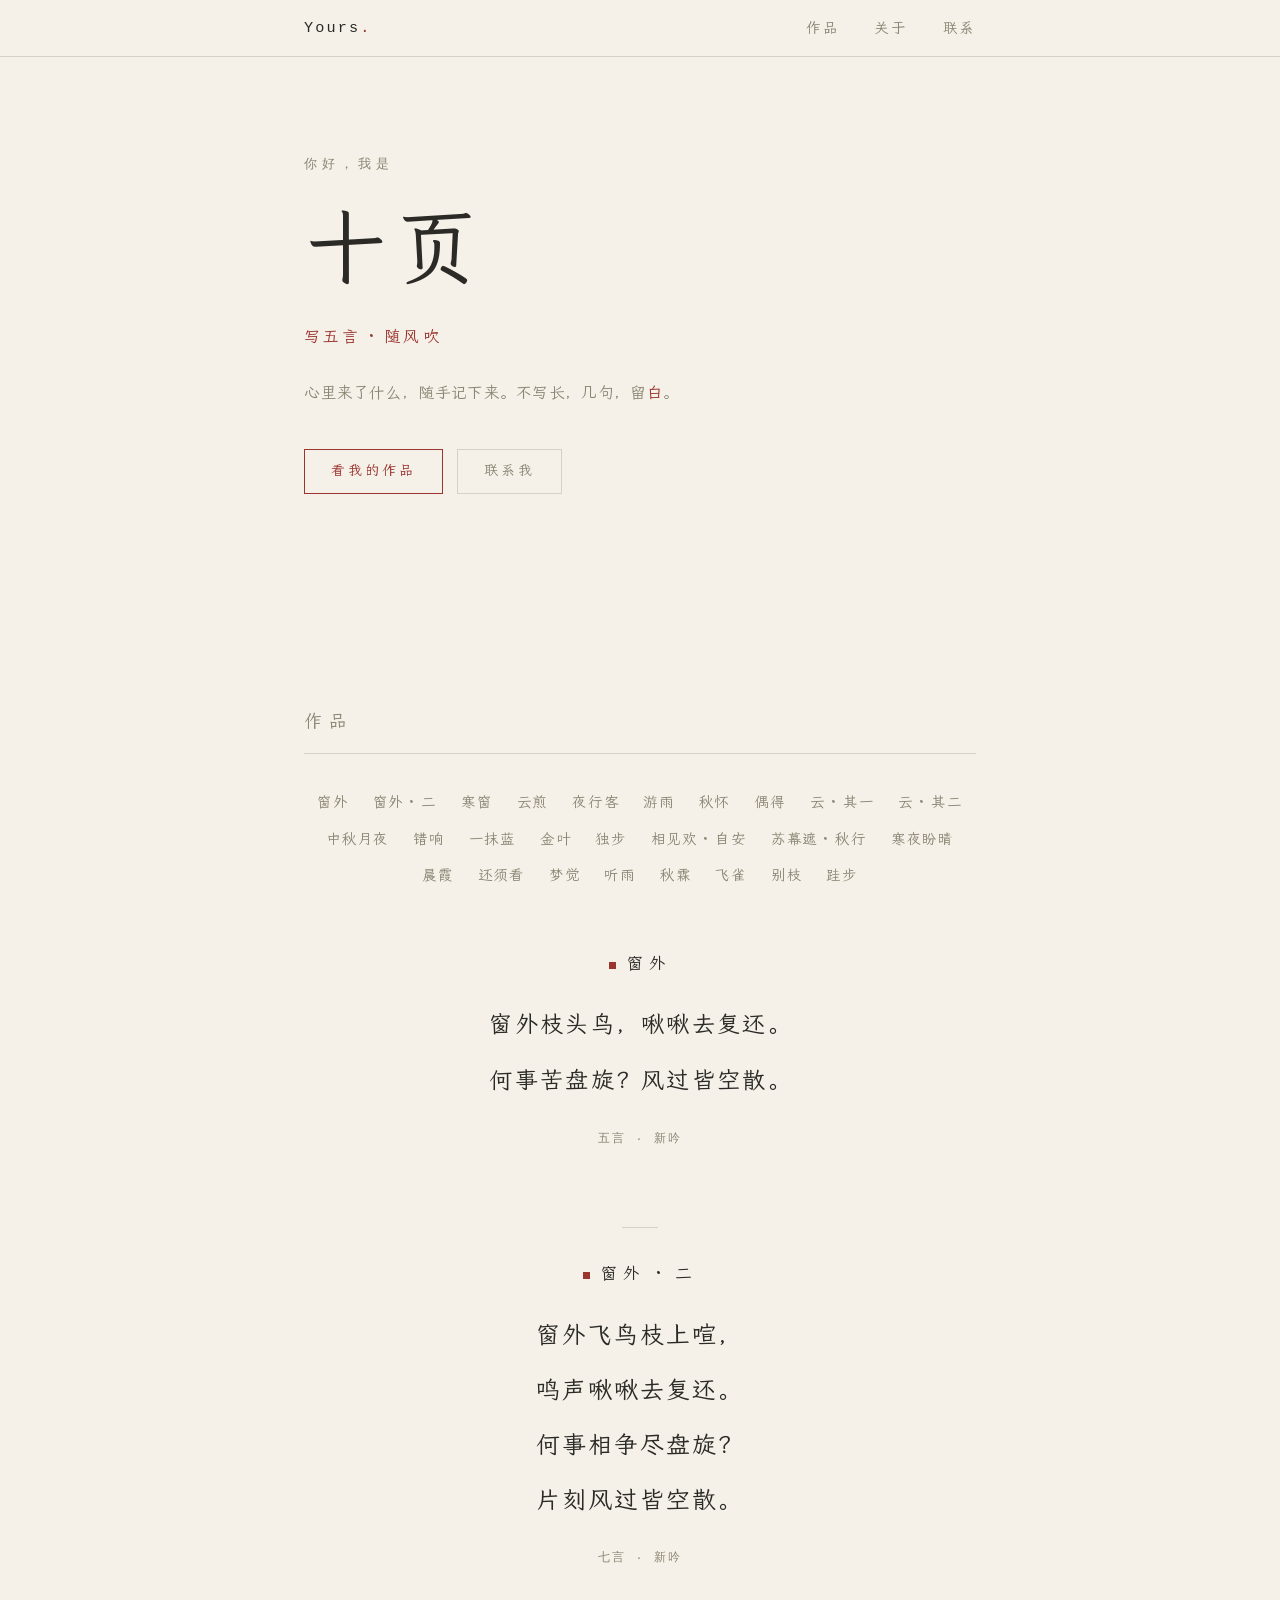
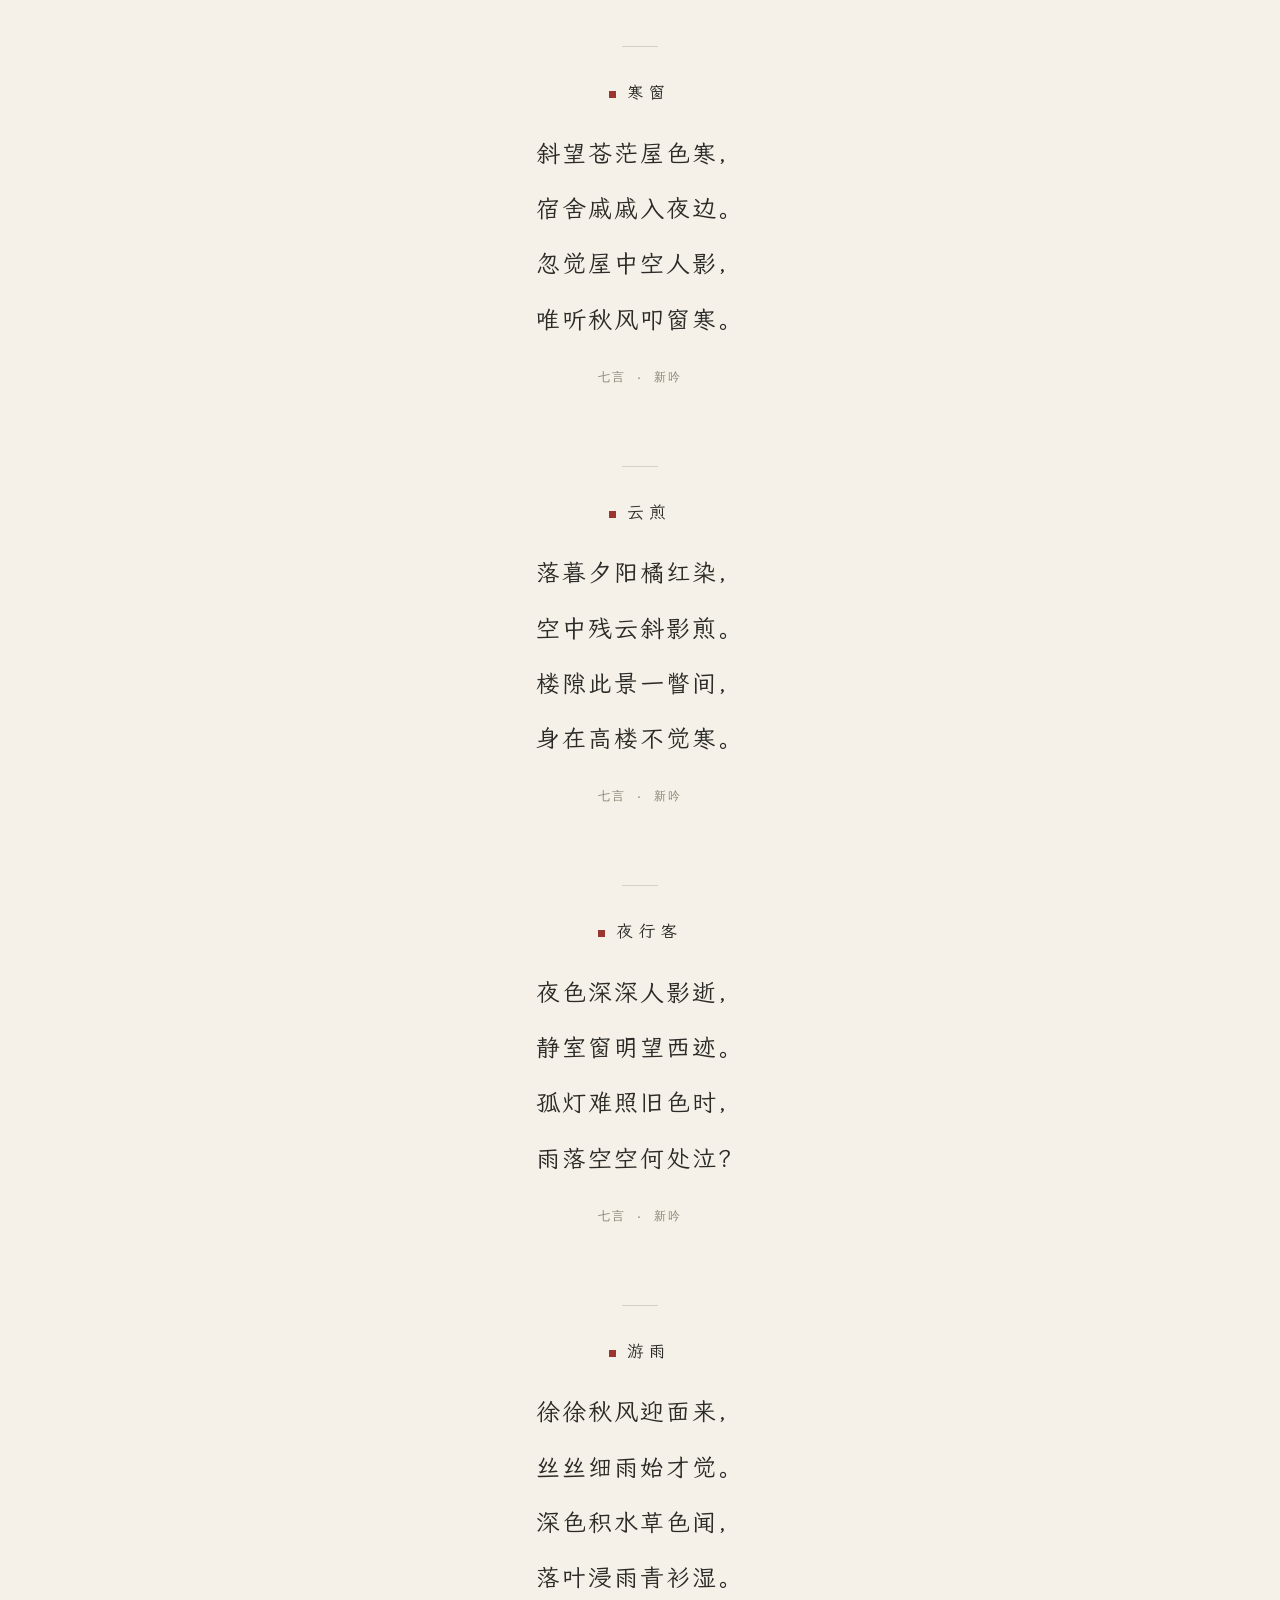
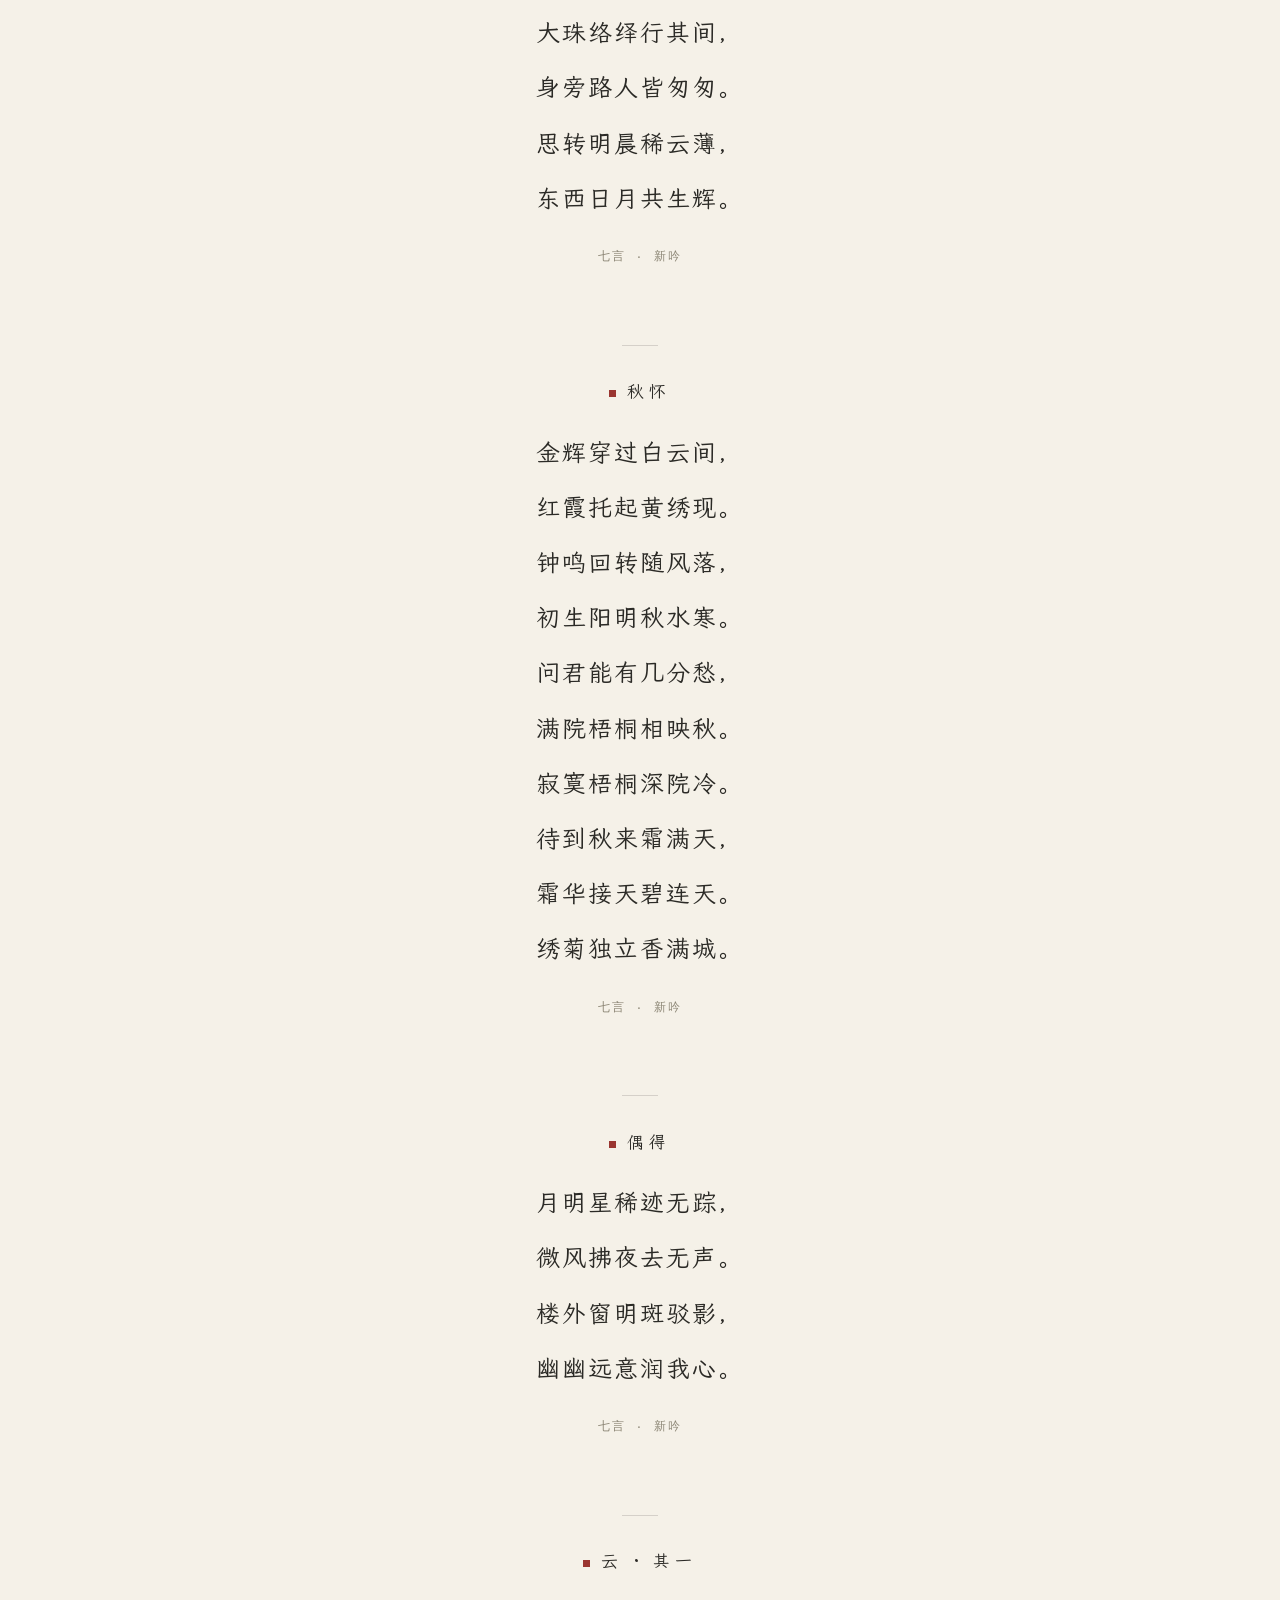
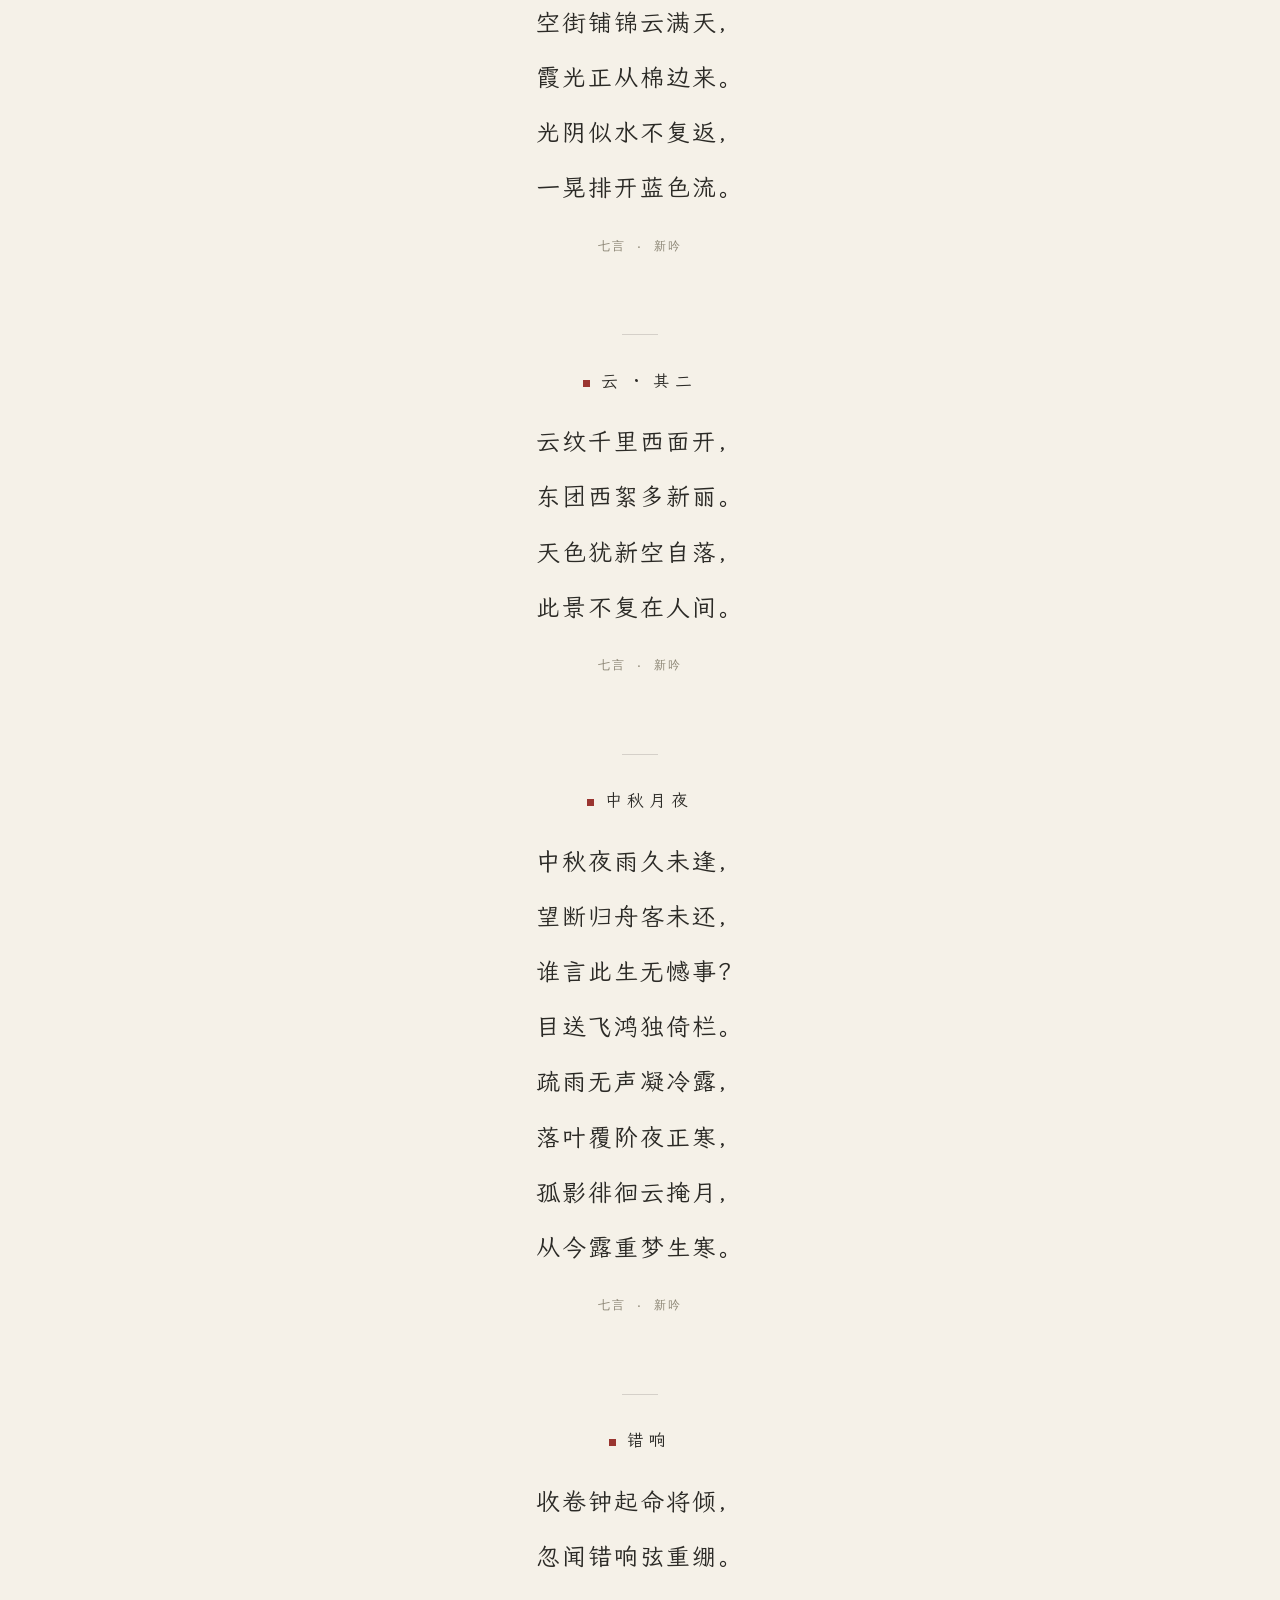
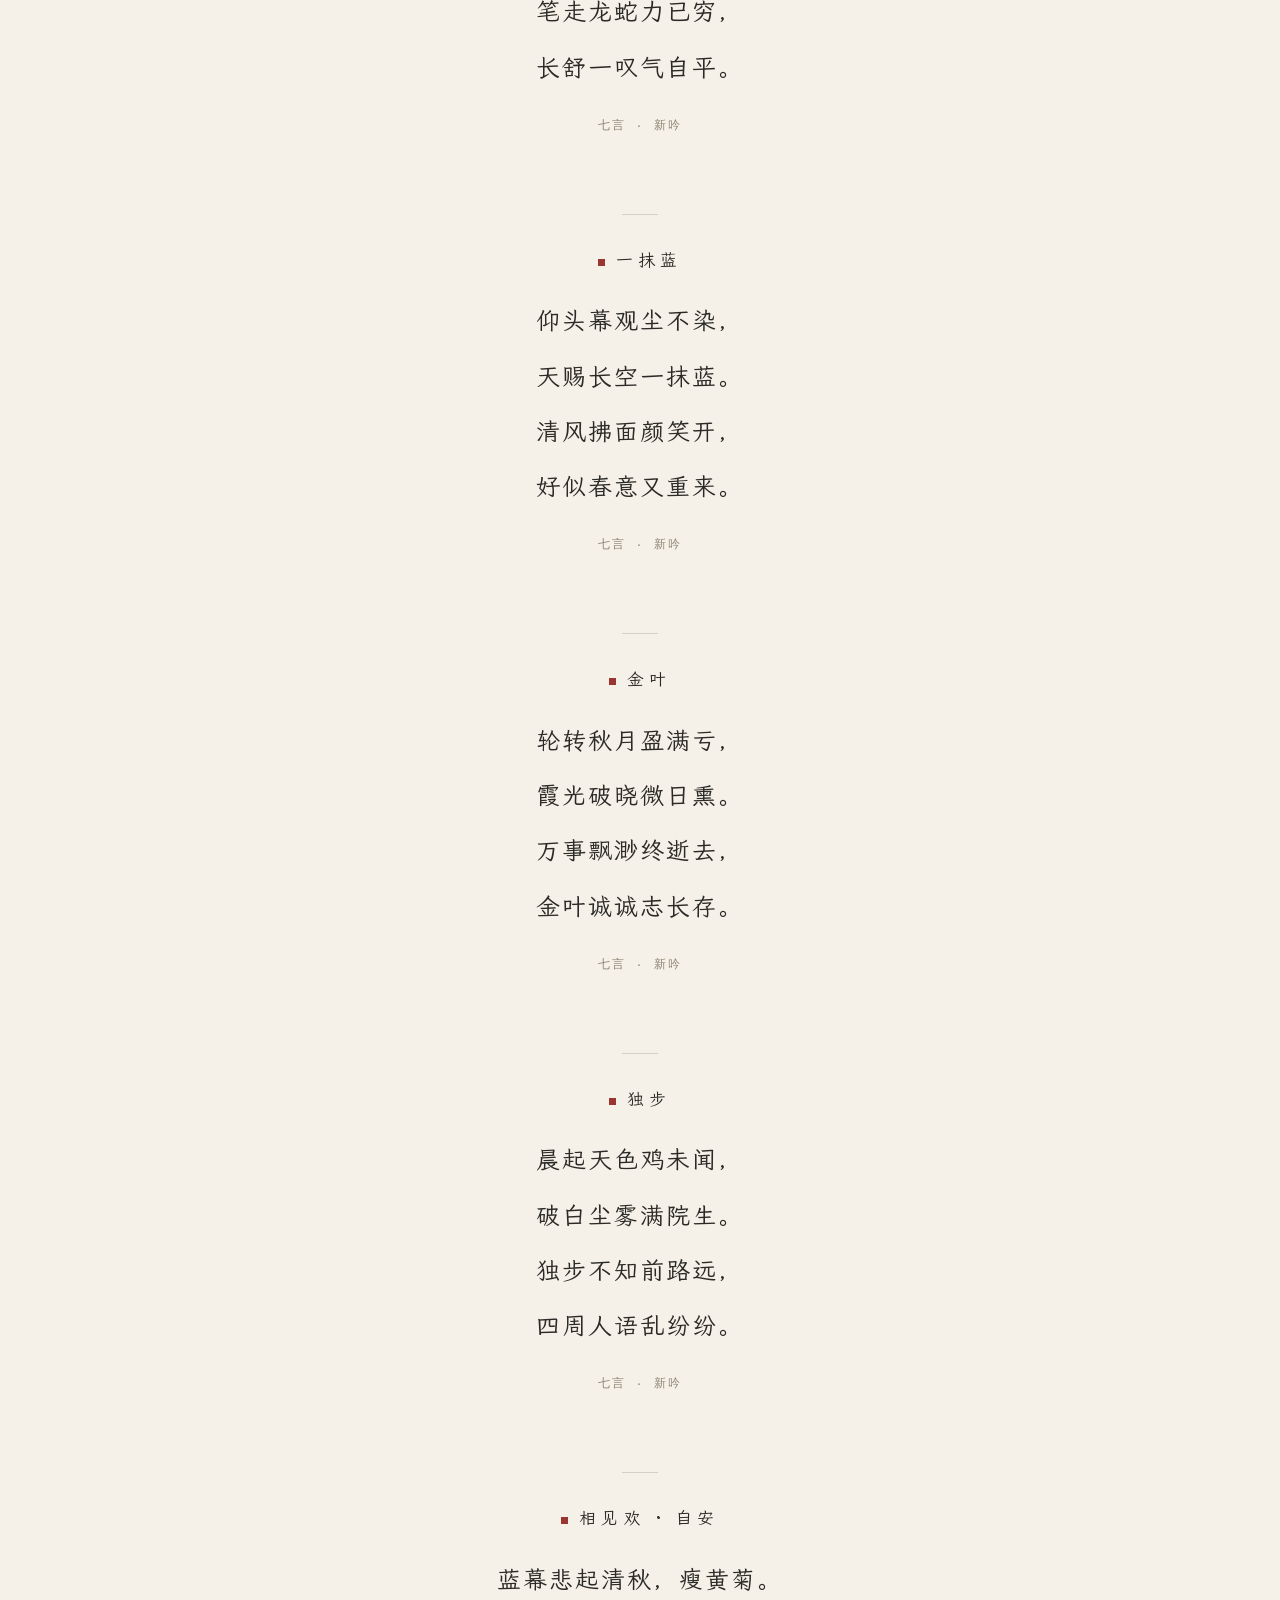
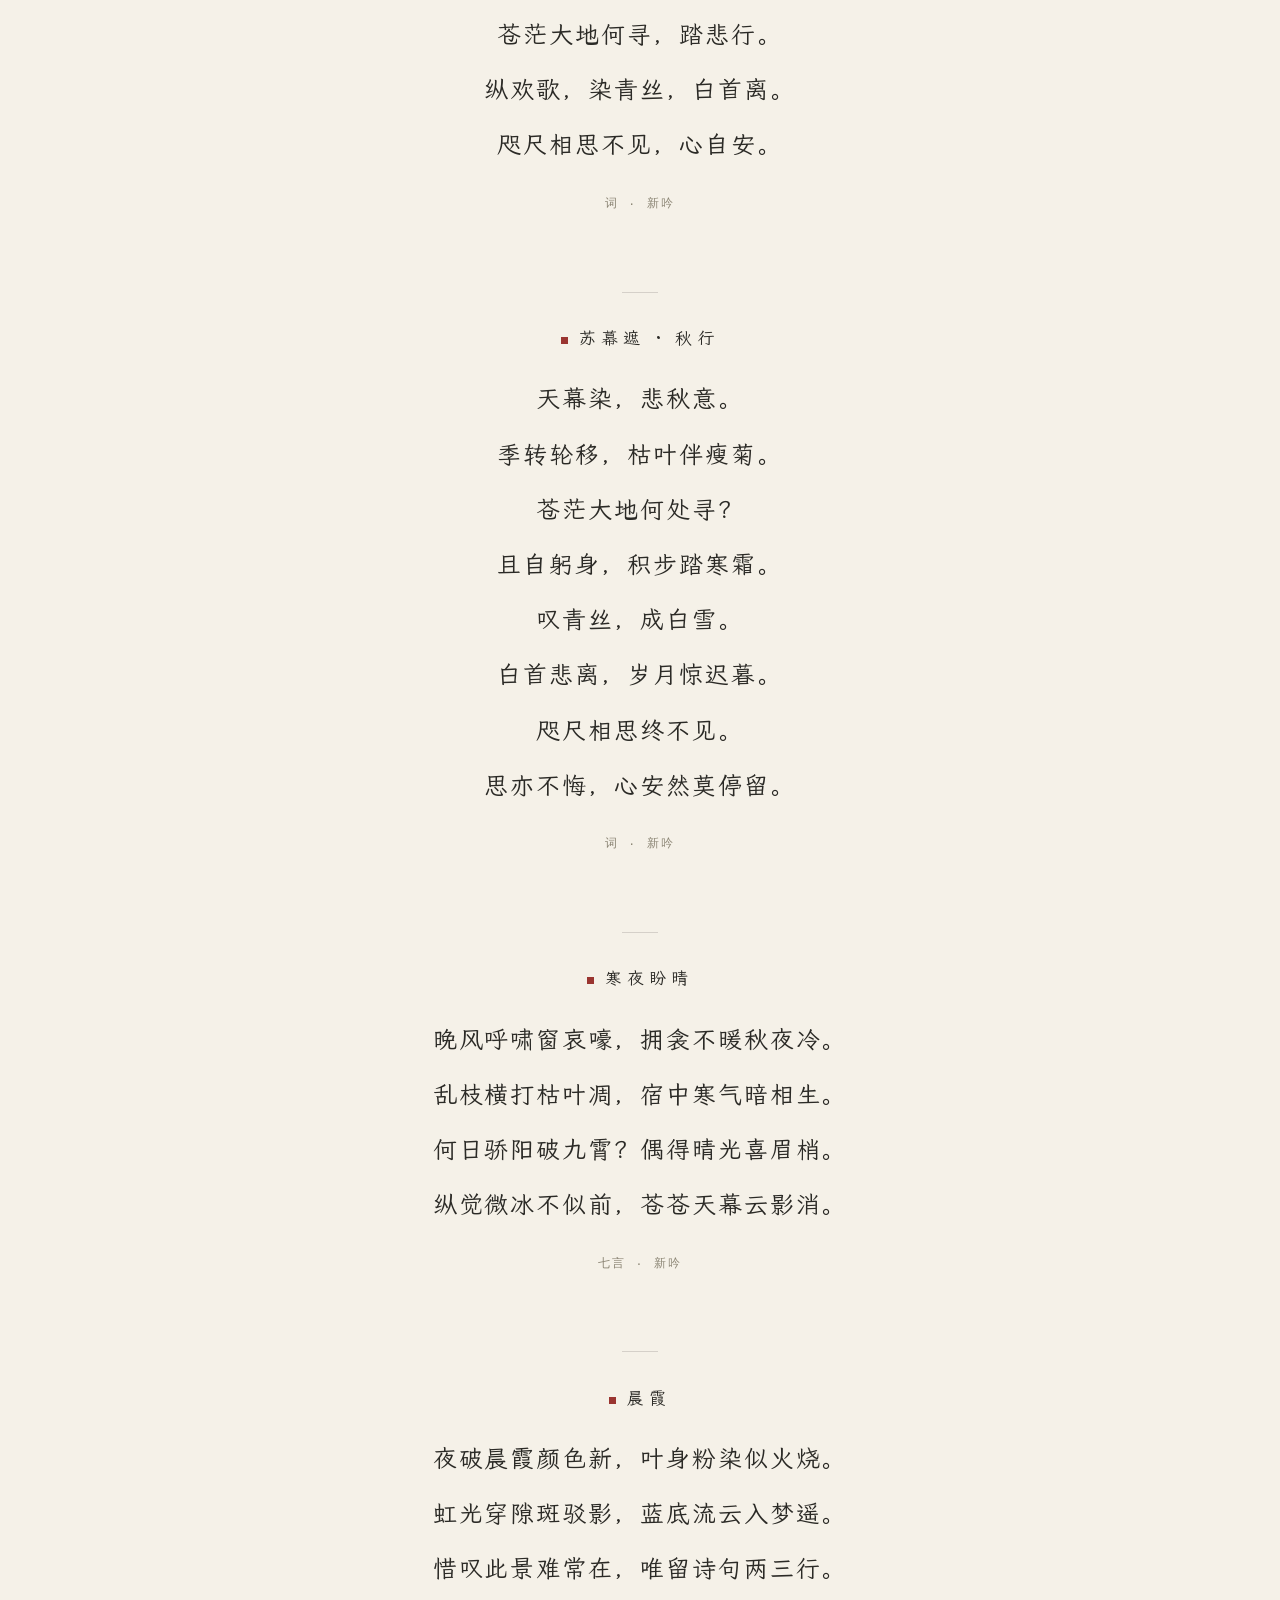
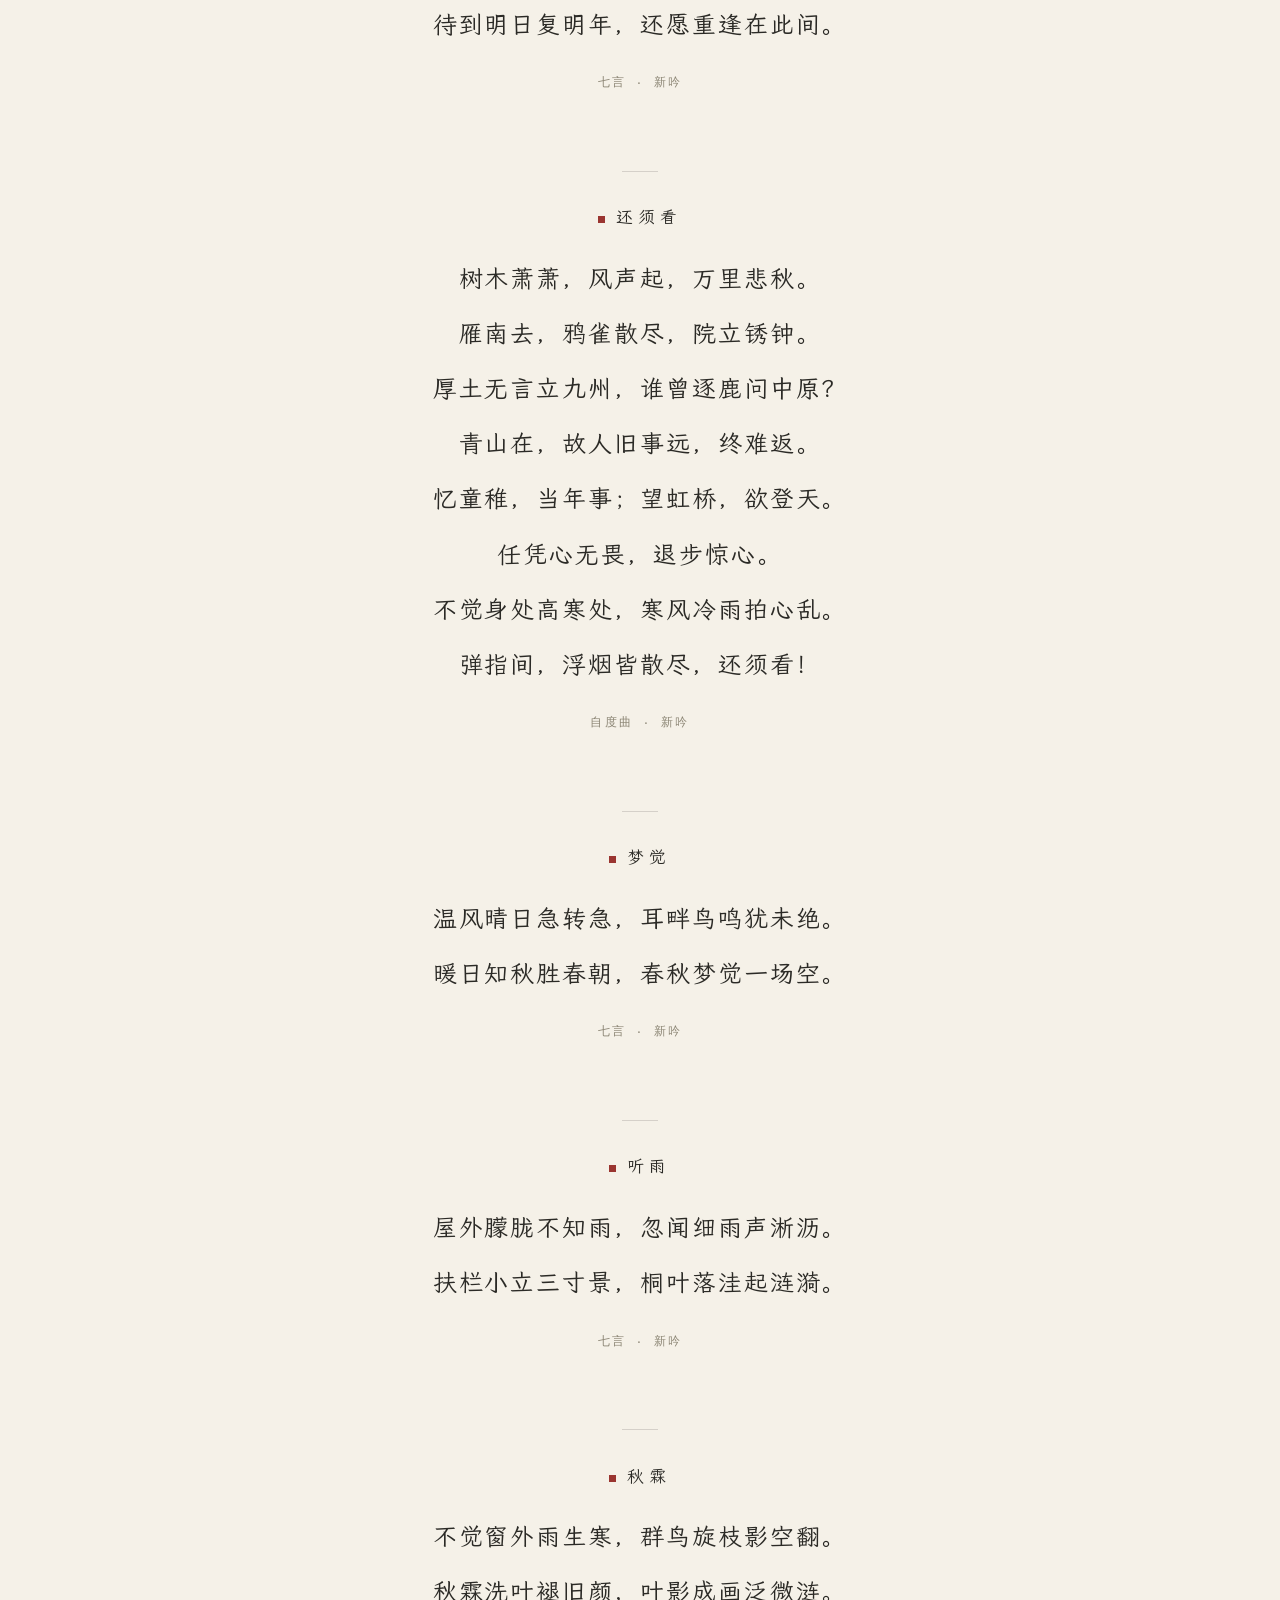
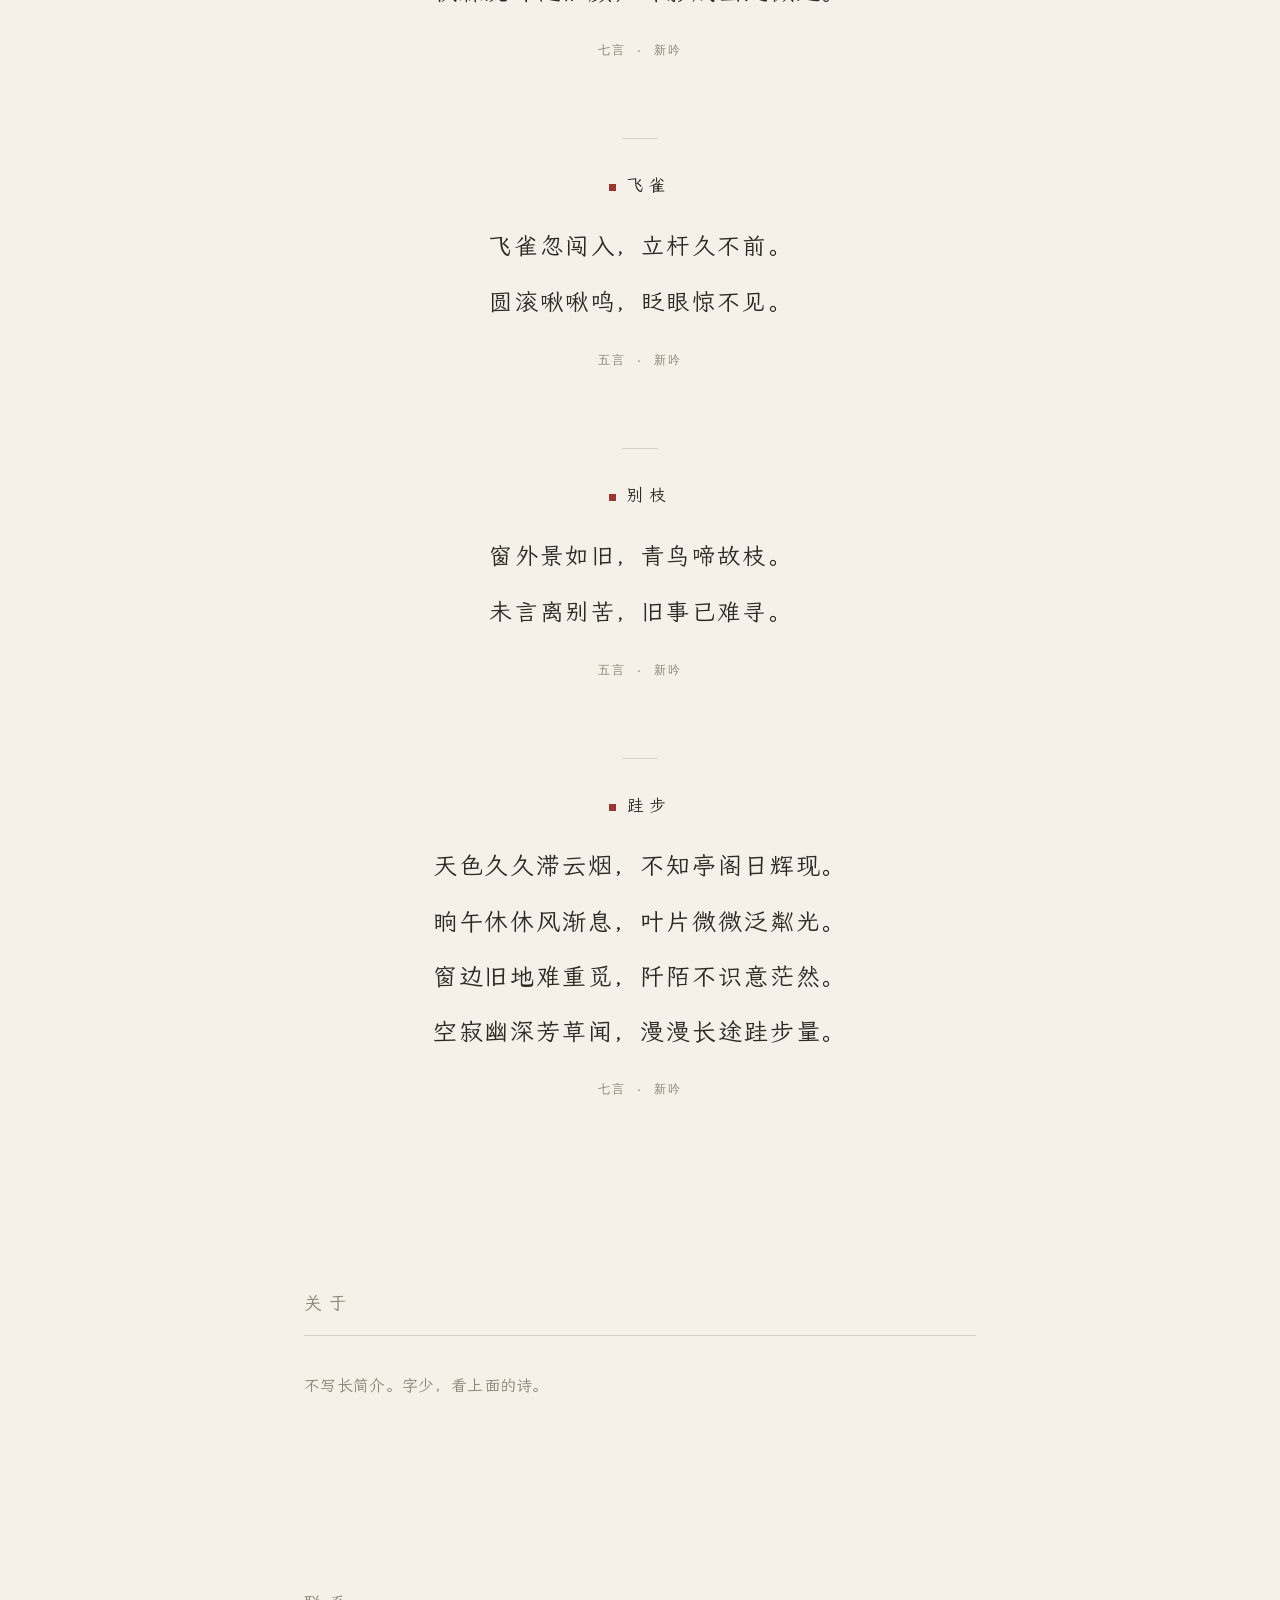
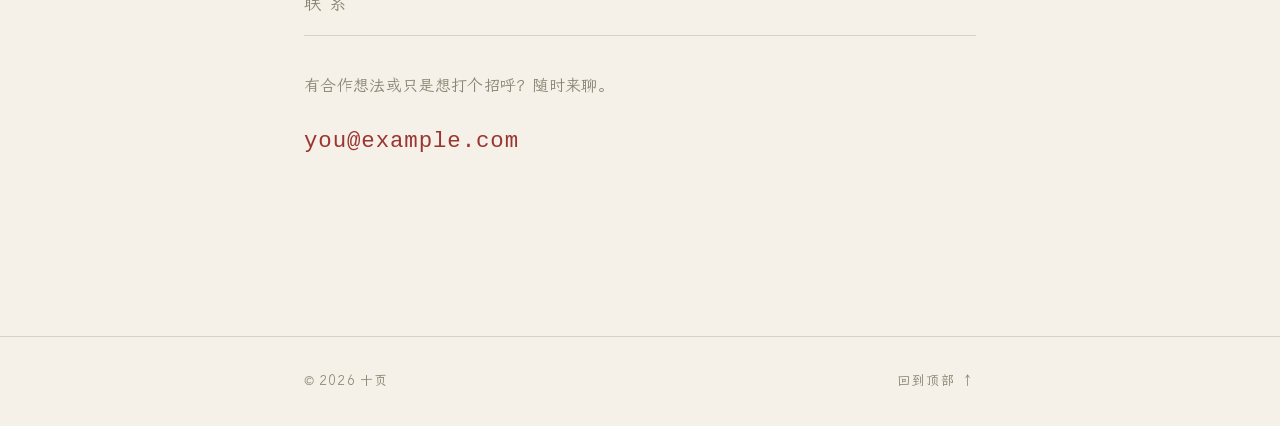
<file: index.html>
<!DOCTYPE html>
<html lang="zh-CN" data-theme="light" class="no-js">
<head>
  <meta charset="UTF-8" />
  <meta name="viewport" content="width=device-width, initial-scale=1.0" />
  <!-- 有脚本才隐藏待入场元素；脚本挂了页面照常显示 -->
  <script>document.documentElement.classList.replace('no-js', 'js');</script>
  <meta name="description" content="日常诗集。" />
  <title>十页 · 日常诗集</title>
  <!-- LXGW 文楷（SIL OFL 1.1）：自托管，只保留本页用到的字，约 93 KB -->
  <link rel="stylesheet" href="fonts.css" />
  <link rel="stylesheet" href="styles.css?v=20261122f" />
</head>
<body>
  <!-- 顶部导航 -->
  <header class="site-header">
    <nav class="nav container" aria-label="主导航">
      <a class="nav__logo" href="#top">Yours<span class="nav__logo-dot">.</span></a>
      <button class="nav__toggle" id="navToggle" aria-label="打开菜单" aria-expanded="false" aria-controls="navMenu">
        <span class="nav__bar"></span>
        <span class="nav__bar"></span>
        <span class="nav__bar"></span>
      </button>
      <ul class="nav__menu" id="navMenu">
        <!-- 导航项 -->
        <li><a class="nav__link" href="#work">作品</a></li>
        <li><a class="nav__link" href="#about">关于</a></li>
        <li><a class="nav__link" href="#contact">联系</a></li>
      </ul>
    </nav>
  </header>

  <main id="top">
    <!-- 英雄区 -->
    <section class="hero container">
      <p class="hero__eyebrow reveal">你好，我是</p>
      <h1 class="hero__name reveal">十页</h1>
      <p class="hero__role reveal">写五言 · 随风吹</p>
      <p class="hero__tagline reveal">
        心里来了什么，随手记下来。不写长，几句，留<span class="accent">白</span>。
      </p>
      <div class="hero__cta reveal">
        <a class="btn btn--primary" href="#work">看我的作品</a>
        <a class="btn btn--ghost" href="#contact">联系我</a>
      </div>
    </section>

    <!-- 作品：我的诗 -->
    <section class="section container" id="work">
      <h2 class="section__title reveal">作品</h2>
      <!-- 诗题目录：点题名跳转 -->
      <nav class="poems__index reveal" aria-label="诗题目录">
        <a href="#窗外">窗外</a>
        <a href="#窗外-二">窗外 · 二</a>
        <a href="#寒窗">寒窗</a>
        <a href="#云煎">云煎</a>
        <a href="#夜行客">夜行客</a>
        <a href="#游雨">游雨</a>
        <a href="#秋怀">秋怀</a>
        <a href="#偶得">偶得</a>
        <a href="#云-其一">云 · 其一</a>
        <a href="#云-其二">云 · 其二</a>
        <a href="#中秋月夜">中秋月夜</a>
        <a href="#错响">错响</a>
        <a href="#一抹蓝">一抹蓝</a>
        <a href="#金叶">金叶</a>
        <a href="#独步">独步</a>
        <a href="#相见欢-自安">相见欢 · 自安</a>
        <a href="#苏幕遮-秋行">苏幕遮 · 秋行</a>
        <a href="#寒夜盼晴">寒夜盼晴</a>
        <a href="#晨霞">晨霞</a>
        <a href="#还须看">还须看</a>
        <a href="#梦觉">梦觉</a>
        <a href="#听雨">听雨</a>
        <a href="#秋霖">秋霖</a>
        <a href="#飞雀">飞雀</a>
        <a href="#别枝">别枝</a>
        <a href="#跬步">跬步</a>
      </nav>
      <div class="poems__list">
        <article id="窗外" class="poem-entry poem-entry--short reveal">
          <h3 class="poem-entry__title"><a href="#窗外">窗外</a></h3>
          <p class="poem-entry__body">
            <span class="line">窗外枝头鸟，啾啾去复还。</span>
            <span class="line">何事苦盘旋？风过皆空散。</span>
          </p>
          <p class="poem-entry__meta">五言 · 新吟</p>
        </article>
        <article id="窗外-二" class="poem-entry reveal">
          <h3 class="poem-entry__title"><a href="#窗外-二">窗外 · 二</a></h3>
          <p class="poem-entry__body">
            <span class="line">窗外飞鸟枝上喧，</span>
            <span class="line">鸣声啾啾去复还。</span>
            <span class="line">何事相争尽盘旋？</span>
            <span class="line">片刻风过皆空散。</span>
          </p>
          <p class="poem-entry__meta">七言 · 新吟</p>
        </article>
        <article id="寒窗" class="poem-entry reveal">
          <h3 class="poem-entry__title"><a href="#寒窗">寒窗</a></h3>
          <p class="poem-entry__body">
            <span class="line">斜望苍茫屋色寒，</span>
            <span class="line">宿舍戚戚入夜边。</span>
            <span class="line">忽觉屋中空人影，</span>
            <span class="line">唯听秋风叩窗寒。</span>
          </p>
          <p class="poem-entry__meta">七言 · 新吟</p>
        </article>
        <article id="云煎" class="poem-entry reveal">
          <h3 class="poem-entry__title"><a href="#云煎">云煎</a></h3>
          <p class="poem-entry__body">
            <span class="line">落暮夕阳橘红染，</span>
            <span class="line">空中残云斜影煎。</span>
            <span class="line">楼隙此景一瞥间，</span>
            <span class="line">身在高楼不觉寒。</span>
          </p>
          <p class="poem-entry__meta">七言 · 新吟</p>
        </article>
        <article id="夜行客" class="poem-entry reveal">
          <h3 class="poem-entry__title"><a href="#夜行客">夜行客</a></h3>
          <p class="poem-entry__body">
            <span class="line">夜色深深人影逝，</span>
            <span class="line">静室窗明望西迹。</span>
            <span class="line">孤灯难照旧色时，</span>
            <span class="line">雨落空空何处泣？</span>
          </p>
          <p class="poem-entry__meta">七言 · 新吟</p>
        </article>
        <article id="游雨" class="poem-entry reveal">
          <h3 class="poem-entry__title"><a href="#游雨">游雨</a></h3>
          <p class="poem-entry__body">
            <span class="line">徐徐秋风迎面来，</span>
            <span class="line">丝丝细雨始才觉。</span>
            <span class="line">深色积水草色闻，</span>
            <span class="line">落叶浸雨青衫湿。</span>
            <span class="line">大珠络绎行其间，</span>
            <span class="line">身旁路人皆匆匆。</span>
            <span class="line">思转明晨稀云薄，</span>
            <span class="line">东西日月共生辉。</span>
          </p>
          <p class="poem-entry__meta">七言 · 新吟</p>
        </article>
        <article id="秋怀" class="poem-entry reveal">
          <h3 class="poem-entry__title"><a href="#秋怀">秋怀</a></h3>
          <p class="poem-entry__body">
            <span class="line">金辉穿过白云间，</span>
            <span class="line">红霞托起黄绣现。</span>
            <span class="line">钟鸣回转随风落，</span>
            <span class="line">初生阳明秋水寒。</span>
            <span class="line">问君能有几分愁，</span>
            <span class="line">满院梧桐相映秋。</span>
            <span class="line">寂寞梧桐深院冷。</span>
            <span class="line">待到秋来霜满天，</span>
            <span class="line">霜华接天碧连天。</span>
            <span class="line">绣菊独立香满城。</span>
          </p>
          <p class="poem-entry__meta">七言 · 新吟</p>
        </article>
        <article id="偶得" class="poem-entry reveal">
          <h3 class="poem-entry__title"><a href="#偶得">偶得</a></h3>
          <p class="poem-entry__body">
            <span class="line">月明星稀迹无踪，</span>
            <span class="line">微风拂夜去无声。</span>
            <span class="line">楼外窗明斑驳影，</span>
            <span class="line">幽幽远意润我心。</span>
          </p>
          <p class="poem-entry__meta">七言 · 新吟</p>
        </article>
        <article id="云-其一" class="poem-entry reveal">
          <h3 class="poem-entry__title"><a href="#云-其一">云 · 其一</a></h3>
          <p class="poem-entry__body">
            <span class="line">空街铺锦云满天，</span>
            <span class="line">霞光正从棉边来。</span>
            <span class="line">光阴似水不复返，</span>
            <span class="line">一晃排开蓝色流。</span>
          </p>
          <p class="poem-entry__meta">七言 · 新吟</p>
        </article>
        <article id="云-其二" class="poem-entry reveal">
          <h3 class="poem-entry__title"><a href="#云-其二">云 · 其二</a></h3>
          <p class="poem-entry__body">
            <span class="line">云纹千里西面开，</span>
            <span class="line">东团西絮多新丽。</span>
            <span class="line">天色犹新空自落，</span>
            <span class="line">此景不复在人间。</span>
          </p>
          <p class="poem-entry__meta">七言 · 新吟</p>
        </article>
        <article id="中秋月夜" class="poem-entry reveal">
          <h3 class="poem-entry__title"><a href="#中秋月夜">中秋月夜</a></h3>
          <p class="poem-entry__body">
            <span class="line">中秋夜雨久未逢，</span>
            <span class="line">望断归舟客未还，</span>
            <span class="line">谁言此生无憾事？</span>
            <span class="line">目送飞鸿独倚栏。</span>
            <span class="line">疏雨无声凝冷露，</span>
            <span class="line">落叶覆阶夜正寒，</span>
            <span class="line">孤影徘徊云掩月，</span>
            <span class="line">从今露重梦生寒。</span>
          </p>
          <p class="poem-entry__meta">七言 · 新吟</p>
        </article>
        <article id="错响" class="poem-entry reveal">
          <h3 class="poem-entry__title"><a href="#错响">错响</a></h3>
          <p class="poem-entry__body">
            <span class="line">收卷钟起命将倾，</span>
            <span class="line">忽闻错响弦重绷。</span>
            <span class="line">笔走龙蛇力已穷，</span>
            <span class="line">长舒一叹气自平。</span>
          </p>
          <p class="poem-entry__meta">七言 · 新吟</p>
        </article>
        <article id="一抹蓝" class="poem-entry reveal">
          <h3 class="poem-entry__title"><a href="#一抹蓝">一抹蓝</a></h3>
          <p class="poem-entry__body">
            <span class="line">仰头幕观尘不染，</span>
            <span class="line">天赐长空一抹蓝。</span>
            <span class="line">清风拂面颜笑开，</span>
            <span class="line">好似春意又重来。</span>
          </p>
          <p class="poem-entry__meta">七言 · 新吟</p>
        </article>
        <article id="金叶" class="poem-entry reveal">
          <h3 class="poem-entry__title"><a href="#金叶">金叶</a></h3>
          <p class="poem-entry__body">
            <span class="line">轮转秋月盈满亏，</span>
            <span class="line">霞光破晓微日熏。</span>
            <span class="line">万事飘渺终逝去，</span>
            <span class="line">金叶诚诚志长存。</span>
          </p>
          <p class="poem-entry__meta">七言 · 新吟</p>
        </article>
        <article id="独步" class="poem-entry reveal">
          <h3 class="poem-entry__title"><a href="#独步">独步</a></h3>
          <p class="poem-entry__body">
            <span class="line">晨起天色鸡未闻，</span>
            <span class="line">破白尘雾满院生。</span>
            <span class="line">独步不知前路远，</span>
            <span class="line">四周人语乱纷纷。</span>
          </p>
          <p class="poem-entry__meta">七言 · 新吟</p>
        </article>
        <article id="相见欢-自安" class="poem-entry reveal">
          <h3 class="poem-entry__title"><a href="#相见欢-自安">相见欢 · 自安</a></h3>
          <p class="poem-entry__body">
            <span class="line">蓝幕悲起清秋，瘦黄菊。</span>
            <span class="line">苍茫大地何寻，踏悲行。</span>
            <span class="line">纵欢歌，染青丝，白首离。</span>
            <span class="line">咫尺相思不见，心自安。</span>
          </p>
          <p class="poem-entry__meta">词 · 新吟</p>
        </article>
        <article id="苏幕遮-秋行" class="poem-entry reveal">
          <h3 class="poem-entry__title"><a href="#苏幕遮-秋行">苏幕遮 · 秋行</a></h3>
          <p class="poem-entry__body">
            <span class="line">天幕染，悲秋意。</span>
            <span class="line">季转轮移，枯叶伴瘦菊。</span>
            <span class="line">苍茫大地何处寻？</span>
            <span class="line">且自躬身，积步踏寒霜。</span>
            <span class="line">叹青丝，成白雪。</span>
            <span class="line">白首悲离，岁月惊迟暮。</span>
            <span class="line">咫尺相思终不见。</span>
            <span class="line">思亦不悔，心安然莫停留。</span>
          </p>
          <p class="poem-entry__meta">词 · 新吟</p>
        </article>
        <article id="寒夜盼晴" class="poem-entry reveal">
          <h3 class="poem-entry__title"><a href="#寒夜盼晴">寒夜盼晴</a></h3>
          <p class="poem-entry__body">
            <span class="line">晚风呼啸窗哀嚎，拥衾不暖秋夜冷。</span>
            <span class="line">乱枝横打枯叶凋，宿中寒气暗相生。</span>
            <span class="line">何日骄阳破九霄？偶得晴光喜眉梢。</span>
            <span class="line">纵觉微冰不似前，苍苍天幕云影消。</span>
          </p>
          <p class="poem-entry__meta">七言 · 新吟</p>
        </article>
        <article id="晨霞" class="poem-entry reveal">
          <h3 class="poem-entry__title"><a href="#晨霞">晨霞</a></h3>
          <p class="poem-entry__body">
            <span class="line">夜破晨霞颜色新，叶身粉染似火烧。</span>
            <span class="line">虹光穿隙斑驳影，蓝底流云入梦遥。</span>
            <span class="line">惜叹此景难常在，唯留诗句两三行。</span>
            <span class="line">待到明日复明年，还愿重逢在此间。</span>
          </p>
          <p class="poem-entry__meta">七言 · 新吟</p>
        </article>
        <article id="还须看" class="poem-entry reveal">
          <h3 class="poem-entry__title"><a href="#还须看">还须看</a></h3>
          <p class="poem-entry__body">
            <span class="line">树木萧萧，风声起，万里悲秋。</span>
            <span class="line">雁南去，鸦雀散尽，院立锈钟。</span>
            <span class="line">厚土无言立九州，谁曾逐鹿问中原？</span>
            <span class="line">青山在，故人旧事远，终难返。</span>
            <span class="line">忆童稚，当年事；望虹桥，欲登天。</span>
            <span class="line">任凭心无畏，退步惊心。</span>
            <span class="line">不觉身处高寒处，寒风冷雨拍心乱。</span>
            <span class="line">弹指间，浮烟皆散尽，还须看！</span>
          </p>
          <p class="poem-entry__meta">自度曲 · 新吟</p>
        </article>
        <article id="梦觉" class="poem-entry reveal">
          <h3 class="poem-entry__title"><a href="#梦觉">梦觉</a></h3>
          <p class="poem-entry__body">
            <span class="line">温风晴日急转急，耳畔鸟鸣犹未绝。</span>
            <span class="line">暖日知秋胜春朝，春秋梦觉一场空。</span>
          </p>
          <p class="poem-entry__meta">七言 · 新吟</p>
        </article>
        <article id="听雨" class="poem-entry reveal">
          <h3 class="poem-entry__title"><a href="#听雨">听雨</a></h3>
          <p class="poem-entry__body">
            <span class="line">屋外朦胧不知雨，忽闻细雨声淅沥。</span>
            <span class="line">扶栏小立三寸景，桐叶落洼起涟漪。</span>
          </p>
          <p class="poem-entry__meta">七言 · 新吟</p>
        </article>
        <article id="秋霖" class="poem-entry reveal">
          <h3 class="poem-entry__title"><a href="#秋霖">秋霖</a></h3>
          <p class="poem-entry__body">
            <span class="line">不觉窗外雨生寒，群鸟旋枝影空翻。</span>
            <span class="line">秋霖洗叶褪旧颜，叶影成画泛微涟。</span>
          </p>
          <p class="poem-entry__meta">七言 · 新吟</p>
        </article>
        <article id="飞雀" class="poem-entry poem-entry--short reveal">
          <h3 class="poem-entry__title"><a href="#飞雀">飞雀</a></h3>
          <p class="poem-entry__body">
            <span class="line">飞雀忽闯入，立杆久不前。</span>
            <span class="line">圆滚啾啾鸣，眨眼惊不见。</span>
          </p>
          <p class="poem-entry__meta">五言 · 新吟</p>
        </article>
        <article id="别枝" class="poem-entry poem-entry--short reveal">
          <h3 class="poem-entry__title"><a href="#别枝">别枝</a></h3>
          <p class="poem-entry__body">
            <span class="line">窗外景如旧，青鸟啼故枝。</span>
            <span class="line">未言离别苦，旧事已难寻。</span>
          </p>
          <p class="poem-entry__meta">五言 · 新吟</p>
        </article>
        <article id="跬步" class="poem-entry reveal">
          <h3 class="poem-entry__title"><a href="#跬步">跬步</a></h3>
          <p class="poem-entry__body">
            <span class="line">天色久久滞云烟，不知亭阁日辉现。</span>
            <span class="line">晌午休休风渐息，叶片微微泛粼光。</span>
            <span class="line">窗边旧地难重觅，阡陌不识意茫然。</span>
            <span class="line">空寂幽深芳草闻，漫漫长途跬步量。</span>
          </p>
          <p class="poem-entry__meta">七言 · 新吟</p>
        </article>
        <!-- 再加一首：复制上面整个 <article class="poem-entry">…</article> 块，改成你的新诗 -->
      </div>
    </section>

    <!-- 关于 -->
    <section class="section container" id="about">
      <h2 class="section__title reveal">关于</h2>
      <div class="about reveal">
        <p>不写长简介。字少，看上面的诗。</p>
      </div>
    </section>

    <!-- 联系 -->
    <section class="section container" id="contact">
      <h2 class="section__title reveal">联系</h2>
      <div class="contact reveal">
        <p>有合作想法或只是想打个招呼？随时来聊。</p>
        <!-- 替换：你的邮箱 -->
        <a class="contact__email" href="mailto:you@example.com">you@example.com</a>
      </div>
    </section>
  </main>

  <footer class="site-footer">
    <div class="container site-footer__inner">
      <p>© 2026 十页</p>
      <a class="site-footer__top" href="#top">回到顶部 ↑</a>
    </div>
  </footer>

  <!-- 往下读诗时随时能回目录 -->
  <a class="float-nav" id="backToWork" href="#work" hidden>
    <span class="float-nav__dot"></span>↑ 目录
  </a>

  <script src="script.js?v=20261122c"></script>
</body>
</html>
</file>
<file: fonts.css>
/* LXGW 文楷 · SIL OFL 1.1（见 fonts/OFL.txt）· 按本页用字裁剪并自托管 */
@font-face{font-family:'LXGW WenKai';font-style:normal;font-weight:400;font-display:swap;src:url('./fonts/lxgwwenkai-regular-subset-27.woff2') format('woff2');unicode-range:U+95b9-95ca, U+95cc-95cd, U+95d4-95d6, U+95d8, U+95e1-95e2, U+95e9, U+95f0-95f1, U+95f3, U+95f6, U+95fc, U+95fe-95ff, U+9602-9604, U+9606-960d, U+960f, U+9611-9613, U+9615-9617, U+9619-961b, U+961d, U+9621, U+9628, U+962f, U+963c-963e, U+9641-9642, U+9649, U+9654, U+965b-965f, U+9661, U+9663, U+9665, U+9667-9668, U+966c, U+9670, U+9672-9674, U+9678, U+967a, U+967d, U+9682, U+9685, U+9688, U+968a, U+968d-968e, U+9695, U+9697-9698, U+969e, U+96a0, U+96a3-96a4, U+96a8, U+96aa, U+96b0-96b1, U+96b3-96b4, U+96b7-96b9, U+96bb-96bd, U+96c9, U+96cb, U+96ce, U+96d1-96d2, U+96d6, U+96d9, U+96db-96dc, U+96de, U+96e0, U+96e3, U+96e9, U+96eb, U+96f0-96f2, U+96f9, U+96ff, U+9701-9702, U+9705, U+9708, U+970a, U+970e-970f, U+9711, U+9719, U+9727;}
@font-face{font-family:'LXGW WenKai';font-style:normal;font-weight:400;font-display:swap;src:url('./fonts/lxgwwenkai-regular-subset-33.woff2') format('woff2');unicode-range:U+8e2d-8e31, U+8e34-8e35, U+8e39-8e3a, U+8e3d, U+8e40-8e42, U+8e47, U+8e49-8e4b, U+8e50-8e53, U+8e59-8e5a, U+8e5f-8e60, U+8e64, U+8e69, U+8e6c, U+8e70, U+8e74, U+8e76, U+8e7a-8e7c, U+8e7f, U+8e84-8e85, U+8e87, U+8e89, U+8e8b, U+8e8d, U+8e8f-8e90, U+8e94, U+8e99, U+8e9c, U+8e9e, U+8eaa, U+8eac, U+8eb0, U+8eb6, U+8ec0, U+8ec6, U+8eca-8ece, U+8ed2, U+8eda, U+8edf, U+8ee2, U+8eeb, U+8ef8, U+8efb-8efe, U+8f03, U+8f09, U+8f0b, U+8f12-8f15, U+8f1b, U+8f1d, U+8f1f, U+8f29-8f2a, U+8f2f, U+8f36, U+8f38, U+8f3b, U+8f3e-8f3f, U+8f44-8f45, U+8f49, U+8f4d-8f4e, U+8f5f, U+8f6b, U+8f6d, U+8f71-8f73, U+8f75-8f76, U+8f78-8f7a, U+8f7c, U+8f7e, U+8f81-8f82, U+8f84, U+8f87, U+8f8a-8f8b, U+8f8d-8f8f, U+8f94-8f95, U+8f97-8f9a, U+8fa6, U+8fad-8faf, U+8fb2, U+8fb5-8fb7, U+8fba-8fbc, U+8fbf, U+8fc2, U+8fcb, U+8fcd, U+8fd3, U+8fd5, U+8fd7, U+8fda;}
@font-face{font-family:'LXGW WenKai';font-style:normal;font-weight:400;font-display:swap;src:url('./fonts/lxgwwenkai-regular-subset-34.woff2') format('woff2');unicode-range:U+8caf-8cb0, U+8cb3-8cb4, U+8cb6-8cb9, U+8cbb-8cbd, U+8cbf-8cc4, U+8cc7-8cc8, U+8cca, U+8ccd, U+8cd1, U+8cd3, U+8cdb-8cdc, U+8cde, U+8ce0, U+8ce2-8ce4, U+8ce6-8ce8, U+8cea, U+8ced, U+8cf4, U+8cf8, U+8cfa, U+8cfc-8cfd, U+8d04-8d05, U+8d07-8d08, U+8d0a, U+8d0d, U+8d0f, U+8d13-8d14, U+8d16, U+8d1b, U+8d20, U+8d2e, U+8d30, U+8d32-8d33, U+8d36, U+8d3b, U+8d3d, U+8d40, U+8d42-8d43, U+8d45-8d46, U+8d48-8d4a, U+8d4d, U+8d51, U+8d53, U+8d55, U+8d59, U+8d5c-8d5d, U+8d5f, U+8d61, U+8d66-8d67, U+8d6a, U+8d6d, U+8d71, U+8d73, U+8d84, U+8d90-8d91, U+8d94-8d95, U+8d99, U+8da8, U+8daf, U+8db1, U+8db5, U+8db8, U+8dba, U+8dbc, U+8dbf, U+8dc2, U+8dc4, U+8dc6, U+8dcb, U+8dce-8dcf, U+8dd6-8dd7, U+8dda-8ddb, U+8dde, U+8de1, U+8de3-8de4, U+8de9, U+8deb-8dec, U+8df0-8df1, U+8df6-8dfd, U+8e05, U+8e07, U+8e09-8e0a, U+8e0c, U+8e0e, U+8e10, U+8e14, U+8e1d-8e1f, U+8e23, U+8e26, U+8e2b-8e2c;}
@font-face{font-family:'LXGW WenKai';font-style:normal;font-weight:400;font-display:swap;src:url('./fonts/lxgwwenkai-regular-subset-37.woff2') format('woff2');unicode-range:U+8869-886a, U+886e-886f, U+8872, U+8879, U+887d-887f, U+8882, U+8884-8886, U+8888, U+888f, U+8892-8893, U+889b, U+88a2, U+88a4, U+88a6, U+88a8, U+88aa, U+88ae, U+88b1, U+88b4, U+88b7, U+88bc, U+88c0, U+88c6-88c9, U+88ce-88cf, U+88d1-88d3, U+88d8, U+88db-88dd, U+88df, U+88e1-88e3, U+88e5, U+88e8, U+88ec, U+88f0-88f1, U+88f3-88f4, U+88fc-88fe, U+8900, U+8902, U+8906-8907, U+8909-890c, U+8912-8915, U+8918-891b, U+8921, U+8925, U+892b, U+8930, U+8932, U+8934, U+8936, U+893b, U+893d, U+8941, U+894c, U+8955-8956, U+8959, U+895c, U+895e-8960, U+8966, U+896a, U+896c, U+896f-8970, U+8972, U+897b, U+897e, U+8980, U+8983, U+8985, U+8987-8988, U+898c, U+898f, U+8993, U+8997, U+899a, U+89a1, U+89a7, U+89a9-89aa, U+89b2-89b3, U+89b7, U+89c0, U+89c7, U+89ca-89cc, U+89ce-89d1, U+89d6, U+89da, U+89dc, U+89de, U+89e5, U+89e7, U+89eb, U+89ef, U+89f1, U+89f3-89f4, U+89f8, U+89ff, U+8a01;}
@font-face{font-family:'LXGW WenKai';font-style:normal;font-weight:400;font-display:swap;src:url('./fonts/lxgwwenkai-regular-subset-43.woff2') format('woff2');unicode-range:U+7ffa, U+7ffe, U+8004, U+8006, U+800b, U+800e, U+8011-8012, U+8014, U+8016, U+8018-8019, U+801c, U+801e, U+8026-802a, U+8031, U+8034-8035, U+8037, U+8043, U+804b, U+804d, U+8052, U+8056, U+8059, U+805e, U+8061, U+8068-8069, U+806e-8074, U+8076-8078, U+807c-8080, U+8082, U+8084-8085, U+8088, U+808f, U+8093, U+809c, U+809f, U+80ab, U+80ad-80ae, U+80b1, U+80b6-80b8, U+80bc-80bd, U+80c2, U+80c4, U+80ca, U+80cd, U+80d1, U+80d4, U+80d7, U+80d9-80db, U+80dd, U+80e0, U+80e4-80e5, U+80e7-80ed, U+80ef-80f1, U+80f3-80f4, U+80fc, U+8101, U+8104-8105, U+8107-8108, U+810c-810e, U+8112-8115, U+8117-8119, U+811b-811f, U+8121-8130, U+8132-8134, U+8137, U+8139, U+813f-8140, U+8142, U+8146, U+8148;}
@font-face{font-family:'LXGW WenKai';font-style:normal;font-weight:400;font-display:swap;src:url('./fonts/lxgwwenkai-regular-subset-47.woff2') format('woff2');unicode-range:U+7bc3-7bc4, U+7bc6, U+7bc8-7bcc, U+7bd1, U+7bd3-7bd4, U+7bd9-7bda, U+7bdd, U+7be0-7be1, U+7be4-7be6, U+7be9-7bea, U+7bef, U+7bf4, U+7bf6, U+7bfc, U+7bfe, U+7c01, U+7c03, U+7c07-7c08, U+7c0a-7c0d, U+7c0f, U+7c11, U+7c15-7c16, U+7c19, U+7c1e-7c21, U+7c23-7c24, U+7c26, U+7c28-7c33, U+7c35, U+7c37-7c3b, U+7c3d-7c3e, U+7c40-7c41, U+7c43, U+7c47-7c48, U+7c4c, U+7c50, U+7c53-7c54, U+7c59, U+7c5f-7c60, U+7c63-7c65, U+7c6c, U+7c6e, U+7c72, U+7c74, U+7c79-7c7a, U+7c7c, U+7c81-7c82, U+7c84-7c85, U+7c88, U+7c8a-7c91, U+7c93-7c96, U+7c99, U+7c9b-7c9e, U+7ca0-7ca2, U+7ca6-7ca9, U+7cac, U+7caf-7cb3, U+7cb5-7cb7, U+7cba-7cbd, U+7cbf-7cc2, U+7cc5, U+7cc7-7cc9;}
@font-face{font-family:'LXGW WenKai';font-style:normal;font-weight:400;font-display:swap;src:url('./fonts/lxgwwenkai-regular-subset-51.woff2') format('woff2');unicode-range:U+770f, U+7712, U+7714, U+7716, U+7719-771b, U+771e, U+7721-7722, U+7726, U+7728, U+772b-7730, U+7732-7736, U+7739-773a, U+773d-773f, U+7743, U+7746-7747, U+774c-774f, U+7751-7752, U+7758-775a, U+775c-775e, U+7762, U+7765-7766, U+7768-776a, U+776c-776d, U+7771-7772, U+777a, U+777c-777e, U+7780, U+7785, U+7787, U+778b-778d, U+778f-7791, U+7793, U+779e-77a0, U+77a2, U+77a5, U+77ad, U+77af, U+77b4-77b7, U+77bd-77c0, U+77c2, U+77c5, U+77c7, U+77cd, U+77d6-77d7, U+77d9-77da, U+77dd-77de, U+77e7, U+77ea, U+77ec, U+77ef, U+77f8, U+77fb, U+77fd-77fe, U+7800, U+7803, U+7806, U+7809, U+780f-7812, U+7815, U+7817-7818, U+781a-781f, U+7821-7823, U+7825-7827, U+7829, U+782b-7830, U+7832-7833, U+7835, U+7837, U+7839-783c;}
@font-face{font-family:'LXGW WenKai';font-style:normal;font-weight:400;font-display:swap;src:url('./fonts/lxgwwenkai-regular-subset-58.woff2') format('woff2');unicode-range:U+6ed8-6ed9, U+6edb, U+6edd, U+6edf-6ee0, U+6ee2, U+6ee6, U+6eea, U+6eec, U+6eee-6eef, U+6ef2-6ef3, U+6ef7-6efa, U+6efe, U+6f01, U+6f03, U+6f08-6f09, U+6f15-6f16, U+6f19, U+6f22-6f25, U+6f28-6f2a, U+6f2c-6f2d, U+6f2f, U+6f31-6f32, U+6f36-6f38, U+6f3f, U+6f43-6f46, U+6f48, U+6f4b, U+6f4e-6f4f, U+6f51, U+6f54-6f57, U+6f59-6f5b, U+6f5e-6f5f, U+6f61, U+6f64-6f67, U+6f69-6f6c, U+6f6f-6f72, U+6f74-6f76, U+6f78-6f7e, U+6f80-6f83, U+6f86, U+6f89, U+6f8b-6f8d, U+6f90, U+6f92, U+6f94, U+6f97-6f98, U+6f9b, U+6fa3-6fa5, U+6fa7, U+6faa, U+6faf, U+6fb1, U+6fb4, U+6fb6, U+6fb9, U+6fc1-6fcb, U+6fd1-6fd3, U+6fd5, U+6fdb, U+6fde-6fe1, U+6fe4, U+6fe9, U+6feb-6fec, U+6fee-6ff1, U+6ffa, U+6ffe;}
@font-face{font-family:'LXGW WenKai';font-style:normal;font-weight:400;font-display:swap;src:url('./fonts/lxgwwenkai-regular-subset-59.woff2') format('woff2');unicode-range:U+6dc3, U+6dc5-6dc6, U+6dc9, U+6dcc, U+6dcf, U+6dd2-6dd3, U+6dd6, U+6dd9-6dde, U+6de0, U+6de4, U+6de6, U+6de8-6dea, U+6dec, U+6def-6df0, U+6df5-6df6, U+6df8, U+6dfa, U+6dfc, U+6e03-6e04, U+6e07-6e09, U+6e0b-6e0c, U+6e0e, U+6e11, U+6e13, U+6e15-6e16, U+6e19-6e1b, U+6e1e-6e1f, U+6e22, U+6e25-6e27, U+6e2b-6e2c, U+6e36-6e37, U+6e39-6e3a, U+6e3c-6e41, U+6e44-6e45, U+6e47, U+6e49-6e4b, U+6e4d-6e4e, U+6e51, U+6e53-6e55, U+6e5c-6e5f, U+6e61-6e63, U+6e65-6e67, U+6e6a-6e6b, U+6e6d-6e70, U+6e72-6e74, U+6e76-6e78, U+6e7c, U+6e80-6e82, U+6e86-6e87, U+6e89, U+6e8d, U+6e8f, U+6e96, U+6e98, U+6e9d-6e9f, U+6ea1, U+6ea5-6ea7, U+6eab, U+6eb1-6eb2, U+6eb4, U+6eb7, U+6ebb-6ebd, U+6ebf-6ec6, U+6ec8-6ec9, U+6ecc, U+6ecf-6ed0, U+6ed3-6ed4, U+6ed7;}
@font-face{font-family:'LXGW WenKai';font-style:normal;font-weight:400;font-display:swap;src:url('./fonts/lxgwwenkai-regular-subset-60.woff2') format('woff2');unicode-range:U+6cb2, U+6cb4-6cb5, U+6cb7, U+6cba, U+6cbc-6cbd, U+6cc1-6cc3, U+6cc5-6cc7, U+6cd0-6cd4, U+6cd6-6cd7, U+6cd9-6cda, U+6cde-6ce0, U+6ce4, U+6ce6, U+6ce9, U+6ceb-6cef, U+6cf1-6cf2, U+6cf6-6cf7, U+6cfa, U+6cfe, U+6d03-6d05, U+6d07-6d08, U+6d0a, U+6d0c, U+6d0e-6d11, U+6d13-6d14, U+6d16, U+6d18-6d1a, U+6d1c, U+6d1f, U+6d22-6d23, U+6d26-6d29, U+6d2b, U+6d2e-6d30, U+6d33, U+6d35-6d36, U+6d38-6d3a, U+6d3c, U+6d3f, U+6d42-6d44, U+6d48-6d49, U+6d4d, U+6d50, U+6d52, U+6d54, U+6d56-6d58, U+6d5a-6d5c, U+6d5e, U+6d60-6d61, U+6d63-6d65, U+6d67, U+6d6c-6d6d, U+6d6f, U+6d75, U+6d7b-6d7d, U+6d87, U+6d8a, U+6d8e, U+6d90-6d9a, U+6d9c-6da0, U+6da2-6da3, U+6da7, U+6daa-6dac, U+6dae, U+6db3-6db4, U+6db6, U+6db8, U+6dbc, U+6dbf, U+6dc2;}
@font-face{font-family:'LXGW WenKai';font-style:normal;font-weight:400;font-display:swap;src:url('./fonts/lxgwwenkai-regular-subset-64.woff2') format('woff2');unicode-range:U+6792-6793, U+6796, U+6798, U+679e-67a1, U+67a5, U+67a7-67a9, U+67ac-67ad, U+67b0-67b1, U+67b3, U+67b5, U+67b7, U+67b9, U+67bb-67bc, U+67c0-67c1, U+67c3, U+67c5-67ca, U+67d1-67d2, U+67d7-67d9, U+67dd-67df, U+67e2-67e4, U+67e6-67e9, U+67f0, U+67f5, U+67f7-67f8, U+67fa-67fb, U+67fd-67fe, U+6800-6801, U+6803-6804, U+6806, U+6809-680a, U+680c, U+680e, U+6812, U+681d-681f, U+6822, U+6824-6829, U+682b-682d, U+6831-6835, U+683b, U+683e, U+6840-6841, U+6844-6845, U+6849, U+684e, U+6853, U+6855-6856, U+685c-685d, U+685f-6862, U+6864, U+6866-6868, U+686b, U+686f, U+6872, U+6874, U+6877, U+687f, U+6883, U+6886, U+688f, U+689b, U+689f-68a0, U+68a2-68a3, U+68b1, U+68b6, U+68b9-68ba, U+68bc-68bf, U+68c1-68c4, U+68c6, U+68c8, U+68ca, U+68cc, U+68d0-68d1, U+68d3, U+68d7, U+68dd, U+68df;}
@font-face{font-family:'LXGW WenKai';font-style:normal;font-weight:400;font-display:swap;src:url('./fonts/lxgwwenkai-regular-subset-65.woff2') format('woff2');unicode-range:U+663a-663b, U+663d, U+6641, U+6644-6645, U+6649, U+664c, U+664f, U+6654, U+6659, U+665b, U+665d-665e, U+6660-6667, U+6669, U+666b-666c, U+6671, U+6673, U+6677-6679, U+667c, U+6680-6681, U+6684-6685, U+6688-6689, U+668b-668e, U+6690, U+6692, U+6695, U+6698, U+669a, U+669d, U+669f-66a0, U+66a2-66a3, U+66a6, U+66aa-66ab, U+66b1-66b2, U+66b5, U+66b8-66b9, U+66bb, U+66be, U+66c1, U+66c6-66c9, U+66cc, U+66d5-66d8, U+66da-66dc, U+66de-66e2, U+66e8-66ea, U+66ec, U+66f1, U+66f3, U+66f7, U+66fa, U+66fd, U+6702, U+6705, U+670a, U+670f-6710, U+6713, U+6715, U+6719, U+6722-6723, U+6725-6727, U+6729, U+672d-672e, U+6732-6733, U+6736, U+6739, U+673b, U+673f, U+6744, U+6748, U+674c-674d, U+6753, U+6755, U+6762, U+6767, U+6769-676c, U+676e, U+6772-6773, U+6775, U+6777, U+677a-677d, U+6782-6783, U+6787, U+678a-678d, U+678f;}
@font-face{font-family:'LXGW WenKai';font-style:normal;font-weight:400;font-display:swap;src:url('./fonts/lxgwwenkai-regular-subset-68.woff2') format('woff2');unicode-range:U+623b, U+623d-623e, U+6243, U+6246, U+6248-6249, U+624c, U+6255, U+6259, U+625e, U+6260-6261, U+6265-6266, U+626a, U+6271, U+627a, U+627c-627d, U+6283, U+6286, U+6289, U+628e, U+6294, U+629c, U+629e-629f, U+62a1, U+62a8, U+62ba-62bb, U+62bf, U+62c2, U+62c4, U+62c8, U+62ca-62cb, U+62ce-62cf, U+62d1, U+62d7, U+62d9-62da, U+62dd, U+62e0-62e1, U+62e3-62e4, U+62e7, U+62eb, U+62ee, U+62f0, U+62f4-62f6, U+6308, U+630a-630e, U+6310, U+6312-6313, U+6317, U+6319, U+631b, U+631d-631f, U+6322, U+6326, U+6329, U+6331-6332, U+6334-6337, U+6339, U+633b-633c, U+633e-6340, U+6343, U+6347, U+634b-634e, U+6354, U+635c-635d, U+6368-6369, U+636d, U+636f-6372, U+6376, U+637a-637b, U+637d, U+6382-6383, U+6387, U+638a-638b, U+638d-638e, U+6391, U+6393-6397, U+6399, U+639b, U+639e-639f, U+63a1, U+63a3-63a4, U+63ac-63ae, U+63b1-63b5, U+63b7-63bb;}
@font-face{font-family:'LXGW WenKai';font-style:normal;font-weight:400;font-display:swap;src:url('./fonts/lxgwwenkai-regular-subset-71.woff2') format('woff2');unicode-range:U+5ea3-5ea5, U+5ea8, U+5eab, U+5eaf, U+5eb3, U+5eb5-5eb6, U+5eb9, U+5ebe, U+5ec1-5ec3, U+5ec6, U+5ec8, U+5ecb-5ecc, U+5ed1-5ed2, U+5ed4, U+5ed9-5edb, U+5edd, U+5edf-5ee0, U+5ee2-5ee3, U+5ee8, U+5eea, U+5eec, U+5eef-5ef0, U+5ef3-5ef4, U+5ef8, U+5efb-5efc, U+5efe-5eff, U+5f01, U+5f07, U+5f0b-5f0e, U+5f10-5f12, U+5f14, U+5f1a, U+5f22, U+5f28-5f29, U+5f2c-5f2d, U+5f35-5f36, U+5f38, U+5f3b-5f43, U+5f45-5f4a, U+5f4c-5f4e, U+5f50, U+5f54, U+5f56-5f59, U+5f5b-5f5f, U+5f61, U+5f63, U+5f65, U+5f67-5f68, U+5f6b, U+5f6e-5f6f, U+5f72-5f78, U+5f7a, U+5f7e-5f7f, U+5f82-5f83, U+5f87, U+5f89-5f8a, U+5f8d, U+5f91, U+5f93, U+5f95, U+5f98-5f99, U+5f9c, U+5f9e, U+5fa0, U+5fa6-5fa9, U+5fac-5fad, U+5faf, U+5fb3-5fb5, U+5fb9, U+5fbc, U+5fc4, U+5fc9, U+5fcb, U+5fce-5fd0;}
@font-face{font-family:'LXGW WenKai';font-style:normal;font-weight:400;font-display:swap;src:url('./fonts/lxgwwenkai-regular-subset-78.woff2') format('woff2');unicode-range:U+5605-5606, U+5608, U+560c-560d, U+560f, U+5614, U+5616-5617, U+561a, U+561c, U+561e, U+5621-5625, U+5627, U+5629, U+562b-5630, U+5636, U+5638-563a, U+563c, U+5640-5642, U+5649, U+564c-5650, U+5653-5655, U+5657-565b, U+5660, U+5663-5664, U+5666, U+566b, U+566f-5671, U+5673-567c, U+567e, U+5684-5687, U+568c, U+568e-5693, U+5695, U+5697, U+569b-569c, U+569e-569f, U+56a1-56a2, U+56a4-56a9, U+56ac-56af, U+56b1, U+56b4, U+56b6-56b8, U+56bf, U+56c1-56c3, U+56c9, U+56cd, U+56d1, U+56d4, U+56d6-56d9, U+56dd, U+56df, U+56e1, U+56e3-56e6, U+56e8-56ec, U+56ee-56ef, U+56f1-56f3, U+56f5, U+56f7-56f9, U+56fc, U+56ff-5700, U+5703-5704, U+5709;}
@font-face{font-family:'LXGW WenKai';font-style:normal;font-weight:400;font-display:swap;src:url('./fonts/lxgwwenkai-regular-subset-79.woff2') format('woff2');unicode-range:U+5519, U+551b, U+551d-551e, U+5520, U+5522-5523, U+5526-5527, U+552a-552c, U+5530, U+5532-5535, U+5537-5538, U+553b-5541, U+5543-5544, U+5547-5549, U+554b, U+554d, U+5550, U+5553, U+5555-5558, U+555b-555f, U+5567-5569, U+556b-5572, U+5574-5577, U+557b-557c, U+557e-557f, U+5581, U+5583, U+5585-5586, U+5588, U+558b-558c, U+558e-5591, U+5593, U+5599-559a, U+559f, U+55a5-55a6, U+55a8-55ac, U+55ae, U+55b0-55b3, U+55b6, U+55b9-55ba, U+55bc-55be, U+55c4, U+55c6-55c7, U+55c9, U+55cc-55d2, U+55d4-55db, U+55dd-55df, U+55e1, U+55e3-55e6, U+55ea-55ee, U+55f0-55f3, U+55f5-55f7, U+55fb, U+55fe, U+5600-5601;}
@font-face{font-family:'LXGW WenKai';font-style:normal;font-weight:400;font-display:swap;src:url('./fonts/lxgwwenkai-regular-subset-80.woff2') format('woff2');unicode-range:U+53fb-5400, U+5402, U+5405-5407, U+540b, U+540f, U+5412, U+5414, U+5416, U+5418-541a, U+541d, U+5420-5423, U+5425, U+5429-542a, U+542d-542e, U+5431-5433, U+5436, U+543d, U+543f, U+5442-5443, U+5449, U+544b-544c, U+544e, U+5451-5454, U+5456, U+5459, U+545b-545c, U+5461, U+5463-5464, U+546a-5472, U+5474, U+5476-5478, U+547a, U+547e-5484, U+5486, U+548a, U+548d-548e, U+5490-5491, U+5494, U+5497-5499, U+549b, U+549d, U+54a1-54a7, U+54a9, U+54ab, U+54ad, U+54b4-54b5, U+54b9, U+54bb, U+54be-54bf, U+54c2-54c3, U+54c9-54cc, U+54cf-54d0, U+54d3, U+54d5-54d6, U+54d9-54da, U+54dc-54de, U+54e2, U+54e7, U+54f3-54f4, U+54f8-54f9, U+54fd-54ff, U+5501, U+5504-5506, U+550c-550f, U+5511-5514, U+5516-5517;}
@font-face{font-family:'LXGW WenKai';font-style:normal;font-weight:400;font-display:swap;src:url('./fonts/lxgwwenkai-regular-subset-81.woff2') format('woff2');unicode-range:U+52a2, U+52a6-52a7, U+52ac-52ad, U+52af, U+52b4-52b5, U+52b9, U+52bb-52bc, U+52be, U+52c1, U+52c5, U+52ca, U+52cd, U+52d0, U+52d6-52d7, U+52d9, U+52db, U+52dd-52de, U+52e0, U+52e2-52e3, U+52e5, U+52e7-52f0, U+52f2-52f3, U+52f5-52f9, U+52fb-52fc, U+5302, U+5304, U+530b, U+530d, U+530f-5310, U+5315, U+531a, U+531c-531d, U+5321, U+5323, U+5326, U+532e-5331, U+5338, U+533c-533e, U+5340, U+5344-5345, U+534b-534d, U+5350, U+5354, U+5358, U+535d-535f, U+5363, U+5368-5369, U+536c, U+536e-536f, U+5372, U+5379-537b, U+537d, U+538d-538e, U+5390, U+5393-5394, U+5396, U+539b-539d, U+53a0-53a1, U+53a3-53a5, U+53a9, U+53ad-53ae, U+53b0, U+53b2-53b3, U+53b5-53b8, U+53bc, U+53be, U+53c1, U+53c3-53c7, U+53ce-53cf, U+53d2-53d3, U+53d5, U+53da, U+53de-53df, U+53e1-53e2, U+53e7-53e9, U+53f1, U+53f4-53f5, U+53fa;}
@font-face{font-family:'LXGW WenKai';font-style:normal;font-weight:400;font-display:swap;src:url('./fonts/lxgwwenkai-regular-subset-82.woff2') format('woff2');unicode-range:U+5110, U+5113, U+5115, U+5117-5118, U+511a-511c, U+511e-511f, U+5121, U+5128, U+512b-512d, U+5131-5135, U+5137-5139, U+513c, U+5140, U+5142, U+5147, U+514c, U+514e-5150, U+5155-5158, U+5162, U+5169, U+5172, U+517f, U+5181-5184, U+5186-5187, U+518b, U+518f, U+5191, U+5195-5197, U+519a, U+51a2-51a3, U+51a6-51ab, U+51ad-51ae, U+51b1, U+51b4, U+51bc-51bd, U+51bf, U+51c3, U+51c7-51c8, U+51ca-51cb, U+51cd-51ce, U+51d4, U+51d6, U+51db-51dc, U+51e6, U+51e8-51eb, U+51f1, U+51f5, U+51fc, U+51ff, U+5202, U+5205, U+5208, U+520b, U+520d-520e, U+5215-5216, U+5228, U+522a, U+522c-522d, U+5233, U+523c-523d, U+523f-5240, U+5245, U+5247, U+5249, U+524b-524c, U+524e, U+5250, U+525b-525f, U+5261, U+5263-5264, U+5270, U+5273, U+5275, U+5277, U+527d, U+527f, U+5281-5285, U+5287, U+5289, U+528b, U+528d, U+528f, U+5291-5293, U+529a;}
@font-face{font-family:'LXGW WenKai';font-style:normal;font-weight:400;font-display:swap;src:url('./fonts/lxgwwenkai-regular-subset-100.woff2') format('woff2');unicode-range:U+221a, U+2264, U+2464, U+25a0, U+3008, U+4e10, U+512a, U+5152, U+5201, U+5241, U+5352, U+549a, U+54b2, U+54c6, U+54d7, U+54e1, U+5509, U+55c5, U+560e, U+5618, U+565c, U+56bc, U+5716, U+576f, U+5784, U+57a2, U+589f, U+5a20, U+5a25, U+5a29, U+5a34, U+5a7f, U+5ac9, U+5ad6, U+5b09, U+5b5c, U+5bc7, U+5c27, U+5d2d, U+5dcd, U+5f1b, U+5f37, U+604d, U+6055, U+6073, U+60eb, U+61ff, U+620c, U+62c7, U+62ed, U+6320, U+6345, U+6390, U+63b0, U+64ae, U+64c2, U+64d2, U+6556, U+663c, U+667e, U+66d9, U+66f8, U+6756, U+6789, U+689d, U+68f1, U+695e, U+6975, U+6a1f, U+6b0a, U+6b61, U+6b87, U+6c5d, U+6c7e, U+6c92, U+6d31, U+6df9, U+6e0d, U+6e2d, U+6f3e, U+70b3, U+70bd, U+70ca, U+70e8, U+725f, U+72e9, U+733f, U+7396, U+739f, U+7459-745a, U+74a7, U+75a1, U+75f0, U+76cf, U+76d4, U+7729, U+77aa, U+77b0, U+77e3, U+780c, U+78d5, U+7941, U+7977, U+797a, U+79c3, U+7a20, U+7a92, U+7b71, U+7bf1, U+7c9f, U+7eb6, U+7eca, U+7ef7, U+7f07, U+7f09, U+7f15, U+7f81, U+7fb9, U+8038, U+8098, U+80b4, U+8110, U+814b-814c, U+816e, U+818a, U+8205, U+8235, U+828b, U+82a5, U+82b7, U+82d4, U+82db, U+82df, U+8317, U+8338, U+8385-8386, U+83c1, U+83cf, U+8537, U+853b, U+854a, U+8715, U+8783, U+892a, U+8a71, U+8aaa, U+8d58, U+8dbe, U+8f67, U+8fab, U+8fc4, U+8fe6, U+9023, U+9084, U+9091, U+916a, U+91c9, U+91dc, U+94b3, U+9502, U+9523, U+9551, U+956f, U+960e, U+962a, U+962e, U+9647, U+96f3, U+9739, U+97a0, U+97ed, U+983b, U+985e, U+988a, U+9a6f, U+9a8b, U+9ab7, U+9ac5, U+9e25, U+e608, U+ff06, U+ff14-ff16;}
@font-face{font-family:'LXGW WenKai';font-style:normal;font-weight:400;font-display:swap;src:url('./fonts/lxgwwenkai-regular-subset-101.woff2') format('woff2');unicode-range:U+161, U+926, U+928, U+939, U+93f-940, U+94d, U+e17, U+e22, U+e44, U+2463, U+25c7, U+25ce, U+2764, U+3009, U+3016-3017, U+4e4d, U+4e53, U+4f5a, U+4f70, U+4fae, U+4fd8, U+4ffa, U+5011, U+501a, U+516e, U+51c4, U+5225, U+5364, U+547b, U+5495, U+54e8, U+54ee, U+5594, U+55d3, U+55dc, U+55fd, U+5662, U+5669, U+566c, U+5742, U+5824, U+5834, U+598a, U+5992, U+59a9, U+5a04, U+5b75, U+5b7d, U+5bc5, U+5c49, U+5c90, U+5e1c, U+5e27, U+5e2b, U+5e37, U+5e90, U+618b, U+61f5, U+620a, U+6273, U+62f7, U+6342, U+6401-6402, U+6413, U+6512, U+655b, U+65a7, U+65f1, U+65f7, U+665f, U+6687, U+66a7, U+673d, U+67b8, U+6854, U+68d8, U+68fa, U+696d, U+6a02, U+6a0a, U+6a80, U+6b7c, U+6bd9, U+6c2e, U+6c76, U+6cf8, U+6d4a, U+6d85, U+6e24, U+6e32, U+6ec7, U+6ed5, U+6f88, U+700f, U+701a, U+7078, U+707c, U+70ac, U+70c1, U+7409, U+7422, U+7480, U+74a8, U+752b, U+7574, U+7656, U+7699, U+7737, U+785d, U+78be, U+79b9, U+7a3d, U+7a91, U+7a9f, U+7ae3, U+7b77, U+7c3f, U+7d1a, U+7d50, U+7d93, U+803f, U+8042, U+808b, U+8236, U+82b8-82b9, U+82ef, U+8309, U+836b, U+83ef, U+8431, U+85c9, U+865e, U+868c, U+8759, U+8760, U+8845, U+89ba, U+8a2a, U+8c41, U+8cec, U+8d2c, U+8d4e, U+8e66, U+8e6d, U+8eaf, U+902e, U+914b, U+916e, U+919b, U+949b, U+94a0, U+94b0, U+9541-9542, U+9556, U+95eb, U+95f5, U+964b, U+968b, U+96cc-96cd, U+96cf, U+9704, U+9713, U+9890, U+98a8, U+9985, U+9992, U+9a6d, U+9a81, U+9a86, U+9ab8, U+9ca4, U+9f9a, U+e606-e607, U+e60a, U+e60c, U+e60e, U+fe0f, U+ff02, U+ff1e, U+ff3d;}
@font-face{font-family:'LXGW WenKai';font-style:normal;font-weight:400;font-display:swap;src:url('./fonts/lxgwwenkai-regular-subset-102.woff2') format('woff2');unicode-range:U+10c, U+627-629, U+639, U+644, U+64a, U+203b, U+2265, U+2573, U+25b2, U+3448-3449, U+4e1e, U+4e5e, U+4f3a, U+4f5f, U+4fea, U+5026, U+508d, U+5189, U+5254, U+5288, U+52d8, U+52fa, U+5306, U+5308, U+5384, U+53ed, U+543c, U+5450, U+5455, U+5466, U+54c4, U+5578, U+55a7, U+561f, U+5631, U+572d, U+575f, U+57ae, U+57e0, U+5830, U+594e, U+5984, U+5993, U+5bdd, U+5c0d, U+5c7f, U+5c82, U+5e62, U+5ed3, U+5f08, U+607a, U+60bc, U+60df, U+625b, U+6292, U+62e2, U+6363, U+6467, U+6714, U+675e, U+6771, U+67a2, U+67ff, U+6805, U+6813, U+6869, U+68a7, U+68e0, U+6930, U+6986, U+69a8, U+69df, U+6a44, U+6a5f, U+6c13, U+6c1f, U+6c22, U+6c2f, U+6c40, U+6c81, U+6c9b, U+6ca5, U+6da4, U+6df3, U+6e85, U+6eba, U+6f13, U+6f33, U+6f62, U+715e, U+72c4, U+73d1, U+73fe, U+7405, U+7455, U+7487, U+7578, U+75a4, U+75eb, U+7693, U+7738, U+7741, U+776b, U+7792, U+77a7, U+77a9, U+77b3, U+788c, U+7984, U+79a7, U+79e4, U+7a1a, U+7a57, U+7aa6, U+7b0b, U+7b5d, U+7c27, U+7c7d, U+7caa, U+7cd9, U+7cef, U+7eda, U+7ede, U+7f24, U+8046, U+80fa, U+81b3, U+81fb, U+8207, U+8258, U+8335, U+8339, U+8354, U+840e, U+85b0, U+85fb, U+8695, U+86aa, U+8717, U+8749, U+874c, U+8996, U+89bd, U+89c5, U+8bdb, U+8bf5, U+8c5a, U+8d3f, U+8d9f, U+8e44, U+8fed, U+9005, U+9019, U+904e, U+9082, U+90af, U+90dd, U+90e1, U+90f8, U+9119, U+916f, U+9176, U+949e, U+94a7, U+94c2, U+9525, U+9580, U+95dc, U+96e2, U+96fb, U+9a7c, U+9a7f, U+9b41, U+9ca8, U+9cc4, U+9cde, U+9e92, U+9ede, U+e60b, U+e610, U+ff10, U+ff13, U+ff3b, U+f012b;}
@font-face{font-family:'LXGW WenKai';font-style:normal;font-weight:400;font-display:swap;src:url('./fonts/lxgwwenkai-regular-subset-103.woff2') format('woff2');unicode-range:U+60, U+631, U+2606, U+3014-3015, U+309c, U+33a1, U+4e52, U+4ec6, U+4f86, U+4f8d, U+4fde, U+4fef, U+500b, U+502a, U+515c, U+518a, U+51a5, U+51f3, U+5243, U+52c9, U+52d5, U+53a2, U+53ee, U+54ce, U+54fa, U+54fc, U+5580, U+5587, U+563f, U+56da, U+5792, U+5815, U+5960, U+59d7, U+5a1f, U+5b78, U+5b9b, U+5be1, U+5c4e, U+5c51, U+5c6f, U+5c9a, U+5cfb, U+5d16, U+5ed6, U+5f27, U+5f6a, U+5f6c, U+603c, U+609a, U+6168, U+61c8, U+6236, U+62d0, U+62f1, U+62fd, U+631a, U+6328, U+632b, U+6346, U+638f, U+63a0, U+63c9, U+655e, U+6590, U+6615, U+6627, U+66ae, U+66e6, U+66f0, U+6703, U+67da, U+67ec, U+6816, U+6893, U+68ad, U+68f5, U+6977, U+6984, U+69db, U+6b72, U+6bb7, U+6ce3, U+6cfb, U+6d47, U+6da1, U+6dc4, U+6e43, U+6eaf, U+6eff, U+6f8e, U+7011, U+7063, U+7076, U+7096, U+70ba, U+70db, U+70ef, U+7119-711a, U+7172, U+718f, U+7194, U+727a, U+72d9, U+72ed, U+7325, U+73ae, U+73ba, U+73c0, U+7410, U+7426, U+7554, U+7576, U+75ae, U+75b9, U+762b, U+766b, U+7682, U+7750, U+7779, U+7784, U+77eb, U+77ee, U+78f7, U+79e9, U+7a79, U+7b1b, U+7b28, U+7bf7, U+7db2, U+7ec5, U+7eee, U+7f14, U+7f1a, U+7fe1, U+8087, U+809b, U+8231, U+830e, U+835f, U+83e9, U+849c, U+851a, U+868a, U+8718, U+874e, U+8822, U+8910, U+8944, U+8a3b, U+8bb6, U+8bbc, U+8d50, U+8e72, U+8f9c, U+900d, U+904b, U+9063, U+90a2, U+90b9, U+94f2, U+952f, U+9576-9577, U+9593, U+95f8, U+961c, U+9631, U+969b, U+96a7, U+96c1, U+9716, U+9761, U+97ad, U+97e7, U+98a4, U+997a, U+9a73, U+9b44, U+9e3d, U+9ecf, U+9ed4, U+ff11-ff12, U+fffd;}
@font-face{font-family:'LXGW WenKai';font-style:normal;font-weight:400;font-display:swap;src:url('./fonts/lxgwwenkai-regular-subset-104.woff2') format('woff2');unicode-range:U+2003, U+2193, U+2462, U+4e19, U+4e2b, U+4e36, U+4ea8, U+4ed1, U+4ed7, U+4f51, U+4f63, U+4f83, U+50e7, U+5112, U+5167, U+51a4, U+51b6, U+5239, U+5265, U+532a, U+5351, U+537f, U+5401, U+548f, U+5492, U+54af, U+54b3, U+54bd, U+54d1, U+54df, U+554f, U+5564, U+5598, U+5632, U+56a3, U+56e7, U+574e, U+575d-575e, U+57d4, U+584c, U+58e4, U+5937, U+5955, U+5a05, U+5a49, U+5ac2, U+5bb0, U+5c39, U+5c61, U+5d0e, U+5de9, U+5e9a, U+5eb8, U+5f0a, U+5f13, U+5f8c, U+608d, U+611b, U+6127, U+62a0, U+634f, U+635e, U+63fd, U+6577, U+658b, U+65bc, U+660a, U+6643, U+6656, U+6760, U+67af, U+67c4, U+67e0, U+6817, U+68cd, U+690e, U+6960, U+69b4, U+6a71, U+6aac, U+6b67, U+6bb4, U+6c55, U+6c70, U+6c82, U+6ca6, U+6cb8, U+6cbe, U+6e9c, U+6ede, U+6ee5, U+6f4d, U+6f84, U+6f9c, U+7115, U+7121, U+722a, U+7261, U+7272, U+7280, U+72f8, U+7504, U+754f, U+75d8, U+767c, U+76ef, U+778e, U+77bb, U+77f6, U+786b, U+78b1, U+7948, U+7985, U+79be, U+7a83, U+7a8d, U+7eac, U+7eef, U+7ef8, U+7efd, U+7f00, U+803d, U+8086, U+810a, U+8165, U+819d, U+81a8, U+8214, U+829c, U+831c, U+8328, U+832b, U+8367, U+83e0, U+83f1, U+8403, U+846b, U+8475, U+84b2, U+8513, U+8574, U+85af, U+86d9, U+86db, U+8acb, U+8bbd, U+8be0-8be1, U+8c0e, U+8d29, U+8d63, U+8e81, U+8f7f, U+9032, U+9042, U+90b1, U+90b5, U+9165, U+9175, U+94a6, U+94c5, U+950c, U+9540, U+9610, U+9699, U+96c7, U+973e, U+978d, U+97ec, U+97f6, U+984c, U+987d, U+9882, U+9965, U+996a, U+9972, U+9a8f, U+9ad3, U+9ae6, U+9cb8, U+9edb, U+e600, U+e60f, U+e611, U+ff05, U+ff0b;}
@font-face{font-family:'LXGW WenKai';font-style:normal;font-weight:400;font-display:swap;src:url('./fonts/lxgwwenkai-regular-subset-105.woff2') format('woff2');unicode-range:U+5e, U+2190, U+250a, U+25bc, U+25cf, U+300f, U+4e56, U+4ea9, U+4f3d, U+4f6c, U+4f88, U+4fa8, U+4fcf, U+5029, U+5188, U+51f9, U+5203, U+524a, U+5256, U+529d, U+5375, U+53db, U+541f, U+5435, U+5457, U+548b, U+54b1, U+54c7, U+54d4, U+54e9, U+556a, U+5589, U+55bb, U+55e8, U+55ef, U+563b, U+566a, U+576a, U+58f9, U+598d, U+599e, U+59a8, U+5a9b, U+5ae3, U+5bde, U+5c4c, U+5c60, U+5d1b, U+5deb, U+5df7, U+5e18, U+5f26, U+5f64, U+601c, U+6084, U+60e9, U+614c, U+61be, U+6208, U+621a, U+6233, U+6254, U+62d8, U+62e6, U+62ef, U+6323, U+632a, U+633d, U+6361, U+6380, U+6405, U+640f, U+6614, U+6642, U+6657, U+67a3, U+6808, U+683d, U+6850, U+6897, U+68b3, U+68b5, U+68d5, U+6a58, U+6b47, U+6b6a, U+6c28, U+6c90, U+6ca7, U+6cf5, U+6d51, U+6da9, U+6dc7, U+6dd1, U+6e0a, U+6e5b, U+6f47, U+6f6d, U+70ad, U+70f9, U+710a, U+7130, U+71ac, U+745f, U+7476, U+7490, U+7529, U+7538, U+75d2, U+7696, U+76b1, U+76fc, U+777f, U+77dc, U+789f, U+795b, U+79bd, U+79c9, U+7a3b, U+7a46, U+7aa5, U+7ad6, U+7ca5, U+7cb9, U+7cdf, U+7d6e, U+7f06, U+7f38, U+7fa1, U+7fc1, U+8015, U+803b, U+80a2, U+80aa, U+8116, U+813e, U+82ad, U+82bd, U+8305, U+8346, U+846c, U+8549, U+859b, U+8611, U+8680, U+87f9, U+884d, U+8877, U+888d, U+88d4, U+898b, U+8a79, U+8a93, U+8c05, U+8c0d, U+8c26, U+8d1e, U+8d31, U+8d81, U+8e22, U+8f90, U+8f96, U+90ca, U+916c, U+917f, U+9187, U+918b, U+9499, U+94a9, U+9524, U+958b, U+9600, U+9640, U+96b6, U+96ef, U+98d9, U+9976, U+997f, U+9a74, U+9a84, U+9c8d, U+9e26, U+9e9f, U+ad6d, U+c5b4, U+d55c, U+ff0f;}
@font-face{font-family:'LXGW WenKai';font-style:normal;font-weight:400;font-display:swap;src:url('./fonts/lxgwwenkai-regular-subset-106.woff2') format('woff2');unicode-range:U+b0, U+2191, U+2460-2461, U+25c6, U+300e, U+4e1b, U+4e7e, U+4ed5, U+4ef2, U+4f10, U+4f1e, U+4f50, U+4fa6, U+4faf, U+5021, U+50f5, U+5179, U+5180, U+51d1, U+522e, U+52a3, U+52c3, U+52cb, U+5300, U+5319, U+5320, U+5349, U+5395, U+53d9, U+541e, U+5428, U+543e, U+54c0, U+54d2, U+570b, U+5858, U+58f6, U+5974, U+59a5, U+59e8, U+59ec, U+5a36, U+5a9a, U+5ab3, U+5b99, U+5baa, U+5ce1, U+5d14, U+5d4c, U+5dc5, U+5de2, U+5e99, U+5e9e, U+5f18, U+5f66, U+5f70, U+6070, U+60d5, U+60e7, U+6101, U+611a, U+6241, U+6252, U+626f, U+6296, U+62bc, U+62cc, U+63a9, U+644a, U+6454, U+64a9, U+64b8, U+6500, U+6572, U+65a5, U+65a9, U+65ec, U+660f, U+6749, U+6795, U+67ab, U+68da, U+6912, U+6bbf, U+6bef, U+6cab, U+6cca, U+6ccc, U+6cfc, U+6d3d, U+6d78, U+6dee, U+6e17, U+6e34, U+6e83, U+6ea2, U+6eb6, U+6f20, U+6fa1, U+707f, U+70d8, U+70eb, U+714c, U+714e, U+7235, U+7239, U+73ca, U+743c, U+745c, U+7624, U+763e, U+76f2, U+77db, U+77e9, U+780d, U+7838, U+7845, U+78ca, U+796d, U+7a84, U+7aed, U+7b3c, U+7eb2, U+7f05, U+7f20, U+7f34, U+7f62, U+7fc5, U+7fd8, U+7ff0, U+800d, U+8036, U+80ba, U+80be, U+80c0-80c1, U+8155, U+817a, U+8180, U+81e3, U+8206, U+8247, U+8270, U+8299, U+8304, U+8393, U+83b9, U+83ca, U+840d, U+8427, U+8469, U+8471, U+84c4, U+84ec, U+853d, U+8681-8682, U+8721, U+8854, U+88d5, U+88f9, U+8bc0, U+8c0a, U+8c29, U+8c2d, U+8d41, U+8dea, U+8eb2, U+8f9f, U+903b, U+903e, U+9102, U+9493, U+94a5, U+94f8, U+95ef, U+95f7, U+9706, U+9709, U+9774, U+9887, U+98a0, U+9e64, U+9f9f, U+e601, U+e603;}
@font-face{font-family:'LXGW WenKai';font-style:normal;font-weight:400;font-display:swap;src:url('./fonts/lxgwwenkai-regular-subset-107.woff2') format('woff2');unicode-range:U+200b, U+2103, U+4e18, U+4e27-4e28, U+4e38, U+4e59, U+4e8f, U+4ead, U+4ec7, U+4fe9, U+503a, U+5085, U+5146, U+51af, U+51f8, U+52ab, U+5339, U+535c, U+5378, U+538c, U+5398, U+53f9, U+5415, U+5475, U+54aa, U+54ac, U+54b8, U+5582, U+5760, U+5764, U+57cb, U+5835, U+5885, U+5951, U+5983, U+59da, U+5a77, U+5b5d, U+5b5f, U+5bb5, U+5bc2, U+5be8, U+5bfa, U+5c2c, U+5c34, U+5c41, U+5c48, U+5c65, U+5cad, U+5e06, U+5e42, U+5ef7, U+5f17, U+5f25, U+5f6d, U+5f79, U+6028, U+6064, U+6068, U+606d, U+607c, U+6094, U+6109, U+6124, U+6247, U+626d, U+6291, U+629a, U+62ac, U+62b9, U+62fe, U+6324, U+6349, U+6367, U+6398, U+6495, U+64a4, U+64b0, U+64bc, U+64ce, U+658c, U+65ed, U+6602, U+6674, U+6691, U+66a8, U+674f, U+679a, U+67ef, U+67f4, U+680b, U+6876, U+68a8, U+6a59, U+6a61, U+6b20, U+6bc5, U+6d12, U+6d46, U+6d8c, U+6dc0, U+6e14, U+6e23, U+6f06, U+7164, U+716e, U+7199, U+71e5, U+72ac, U+742a, U+755c, U+75ab, U+75b2, U+75f4, U+7897, U+78b3, U+78c5, U+7978, U+79fd, U+7a74, U+7b4b, U+7b5b, U+7ece, U+7ed2, U+7ee3, U+7ef3, U+7f50, U+7f55, U+7f9e, U+7fe0, U+809d, U+8106, U+814a, U+8154, U+817b, U+818f, U+81c2, U+81ed, U+821f, U+82a6, U+82d1, U+8302, U+83c7, U+845b, U+848b, U+84c9, U+85e4, U+86ee, U+8700, U+8774, U+886c, U+8881, U+8c1c, U+8c79, U+8d2a, U+8d3c, U+8eba, U+8f70, U+8fa9, U+8fb1, U+900a, U+9017, U+901d, U+9022, U+906e, U+946b, U+94dd, U+94ed, U+953b, U+95fa, U+95fd, U+964c, U+96c0, U+971c, U+971e, U+9753, U+9756, U+97e6, U+9881, U+9b4f, U+9e2d, U+9f0e, U+e602, U+e604-e605, U+ff5c;}
@font-face{font-family:'LXGW WenKai';font-style:normal;font-weight:400;font-display:swap;src:url('./fonts/lxgwwenkai-regular-subset-108.woff2') format('woff2');unicode-range:U+24, U+4e08, U+4e43, U+4e4f, U+4ef0, U+4f2a, U+507f, U+50ac, U+50bb, U+5151, U+51bb, U+51f6, U+51fd, U+5272, U+52fe, U+5362, U+53c9, U+53d4, U+53e0, U+543b, U+54f2, U+5507, U+5524, U+558a, U+55b5, U+561b, U+56ca, U+5782, U+57c3, U+5893, U+5915, U+5949, U+5962, U+59ae, U+59dc, U+59fb, U+5bd3, U+5c38, U+5cb3, U+5d07, U+5d29, U+5de1, U+5dfe, U+5e15, U+5eca, U+5f2f, U+5f7c, U+5fcc, U+6021, U+609f, U+60f9, U+6108, U+6148, U+6155, U+6170, U+61d2, U+6251, U+629b, U+62ab, U+62e8, U+62f3, U+6321, U+6350, U+6566, U+659c, U+65e8, U+6635, U+6655, U+6670, U+66f9, U+6734, U+679d, U+6851, U+6905, U+6b49, U+6b96, U+6c1b, U+6c41, U+6c6a, U+6c83, U+6cf3, U+6d9b, U+6dcb, U+6e1d, U+6e20-6e21, U+6eaa, U+6ee4, U+6ee9, U+6f58, U+70e4, U+722c, U+7262, U+7267, U+72b9, U+72e0, U+72ee, U+72f1, U+7334, U+73ab, U+7433, U+7470, U+758f, U+75d5, U+764c, U+7686, U+76c6, U+76fe, U+7720, U+77e2, U+7802, U+7816, U+788d, U+7891, U+7a00, U+7a9d, U+7b52, U+7bad, U+7c98, U+7cca, U+7eba, U+7eea, U+7ef5, U+7f1d, U+7f69, U+806a, U+809a, U+80bf, U+80c3, U+81c0, U+820c, U+82ac, U+82af, U+82cd, U+82d7, U+838e, U+839e, U+8404, U+84b8, U+852c, U+8587, U+85aa, U+8650, U+8679, U+86c7, U+8702, U+87ba, U+886b, U+8870, U+8c10, U+8c23, U+8c6b, U+8d3e, U+8d4b-8d4c, U+8d64, U+8d6b, U+8d74, U+8e29, U+8f69, U+8f74, U+8fb0, U+8fdf, U+901b, U+9038, U+9093, U+90aa, U+9171, U+9489, U+94ae, U+94c3, U+9508, U+9510, U+9601, U+9614, U+9675, U+97f5, U+9888, U+98d8, U+9971, U+9aa4, U+9e3f, U+9e45, U+9e4f, U+9e70, U+9f7f, U+e715;}
@font-face{font-family:'LXGW WenKai';font-style:normal;font-weight:400;font-display:swap;src:url('./fonts/lxgwwenkai-regular-subset-109.woff2') format('woff2');unicode-range:U+a5, U+2022, U+2192, U+2605, U+4e11, U+4e22, U+4e32, U+4f0d, U+4f0f, U+4f69, U+4ff1, U+50b2, U+5154, U+51dd, U+51f0, U+5211, U+5269, U+533f, U+5366-5367, U+5389, U+5413, U+5440, U+5446, U+5561, U+574a, U+5751, U+57ab, U+5806, U+5821, U+582a, U+58f3, U+5938, U+5948, U+5978, U+59d1, U+5a03, U+5a07, U+5ac1, U+5acc, U+5ae9, U+5bb4, U+5bc4, U+5c3f, U+5e3d, U+5e7d, U+5f92, U+5faa, U+5fe0, U+5ffd, U+6016, U+60a0, U+60dc, U+60e8, U+614e, U+6212, U+6284, U+62c6, U+62d3-62d4, U+63f4, U+642c, U+6478, U+6491-6492, U+64e6, U+6591, U+65a4, U+664b, U+6735, U+6746, U+67f1, U+67f3, U+6842, U+68af, U+68c9, U+68cb, U+6a31, U+6b3a, U+6bc1, U+6c0f, U+6c27, U+6c57, U+6cc4, U+6ce5, U+6d2a, U+6d66, U+6d69, U+6daf, U+6e58, U+6ecb, U+6ef4, U+707e, U+7092, U+70ab, U+71d5, U+7275, U+7384, U+73b2, U+7434, U+74e6, U+74f7, U+75bc, U+76c8, U+76d0, U+7709, U+77ac, U+7855, U+78a7, U+78c1, U+7a77, U+7b79, U+7c92, U+7cae, U+7cd5, U+7ea4, U+7eb5, U+7ebd, U+7f5a, U+7fd4, U+7ffc, U+8083, U+8096, U+80a0, U+80d6, U+80de, U+8102, U+8109, U+810f, U+8179, U+8292, U+82b3, U+8352, U+8361, U+83cc, U+841d, U+8461, U+8482, U+8521, U+857e, U+866b, U+8776, U+8896, U+889c, U+88f8, U+8a9e, U+8bc8, U+8bf8, U+8c0b, U+8c28, U+8d2b, U+8d2f, U+8d37, U+8d3a, U+8d54, U+8dc3, U+8dcc, U+8df5, U+8e0f, U+8e48, U+8f86, U+8f88, U+8f9e, U+8fc1, U+8fc8, U+8feb, U+9065, U+90a6, U+90bb, U+90c1, U+94dc, U+9521, U+9676, U+96d5, U+970d, U+9897, U+997c, U+9a70, U+9a76, U+9a9a, U+9ad4, U+9e23, U+9e7f, U+9f3b, U+e675, U+e6b9, U+ffe5;}
@font-face{font-family:'LXGW WenKai';font-style:normal;font-weight:400;font-display:swap;src:url('./fonts/lxgwwenkai-regular-subset-110.woff2') format('woff2');unicode-range:U+300c-300d, U+4e54, U+4e58, U+4e95, U+4ec1, U+4f2f, U+4f38, U+4fa3, U+4fca, U+503e, U+5141, U+5144, U+517c, U+51cc, U+51ed, U+5242, U+52b2, U+52d2, U+52e4, U+540a, U+5439, U+5448, U+5496, U+54ed, U+5565, U+5761, U+5766, U+58ee, U+593a, U+594b, U+594f, U+5954, U+5996, U+59c6, U+59ff, U+5b64, U+5bff, U+5c18, U+5c1d, U+5c97, U+5ca9, U+5cb8, U+5e9f, U+5ec9, U+5f04, U+5f7b, U+5fa1, U+5fcd, U+6012, U+60a6, U+60ac, U+60b2, U+60ef, U+626e, U+6270, U+6276, U+62d6, U+62dc, U+6316, U+632f, U+633a, U+6355, U+63aa, U+6447, U+649e, U+64c5, U+654c, U+65c1, U+65cb, U+65e6, U+6606, U+6731, U+675c, U+67cf, U+67dc, U+6846, U+6b8b, U+6beb, U+6c61, U+6c88, U+6cbf, U+6cdb, U+6cea, U+6d45, U+6d53, U+6d74, U+6d82, U+6da8, U+6db5, U+6deb, U+6eda, U+6ee8, U+6f0f, U+706d, U+708e, U+70ae, U+70bc, U+70c2, U+70e6, U+7237-7238, U+72fc, U+730e, U+731b, U+739b, U+73bb, U+7483, U+74dc, U+74f6, U+7586, U+7626, U+775b, U+77ff, U+788e, U+78b0, U+7956, U+7965, U+79e6, U+7af9, U+7bee, U+7c97, U+7eb1, U+7eb7, U+7ed1, U+7ed5, U+7f6a, U+7f72, U+7fbd, U+8017, U+808c, U+80a9, U+80c6, U+80ce, U+8150, U+8170, U+819c, U+820d, U+8230, U+8239, U+827e, U+8377, U+8389, U+83b2, U+8428, U+8463, U+867e, U+88c2, U+88d9, U+8986, U+8bca, U+8bde, U+8c13, U+8c8c, U+8d21, U+8d24, U+8d56, U+8d60, U+8d8b, U+8db4, U+8e2a, U+8f68, U+8f89, U+8f9b, U+8fa8, U+8fbd, U+9003, U+90ce, U+90ed, U+9189, U+94bb, U+9505, U+95f9, U+963b, U+9655, U+966a, U+9677, U+96fe, U+9896, U+99a8, U+9a71, U+9a82, U+9a91, U+9b45, U+9ece, U+9f20, U+feff, U+ff0d;}
@font-face{font-family:'LXGW WenKai';font-style:normal;font-weight:400;font-display:swap;src:url('./fonts/lxgwwenkai-regular-subset-111.woff2') format('woff2');unicode-range:U+4e4c, U+4e88, U+4ea1, U+4ea6, U+4ed3-4ed4, U+4eff, U+4f30, U+4fa7, U+4fc4, U+4fd7, U+500d, U+504f, U+5076-5077, U+517d, U+5192, U+51c9, U+51ef, U+5238, U+5251, U+526a, U+52c7, U+52df, U+52ff, U+53a6, U+53a8, U+53ec, U+5410, U+559d, U+55b7, U+5634, U+573e, U+5783, U+585e, U+586b, U+58a8, U+5999, U+59d3, U+5a1c, U+5a46, U+5b54-5b55, U+5b85, U+5b8b, U+5b8f, U+5bbf, U+5bd2, U+5c16, U+5c24, U+5e05, U+5e45, U+5e7c, U+5e84, U+5f03, U+5f1f, U+5f31, U+5f84, U+5f90, U+5fbd, U+5fc6, U+5fd9, U+5fe7, U+6052, U+6062, U+6089, U+60a3, U+60d1, U+6167, U+622a, U+6234, U+624e, U+6269, U+626c, U+62b5, U+62d2, U+6325, U+63e1, U+643a, U+6446, U+6562, U+656c, U+65e2, U+65fa, U+660c, U+6628, U+6652, U+6668, U+6676, U+66fc, U+66ff, U+6717, U+676d, U+67aa, U+67d4, U+6843, U+6881, U+68d2, U+695a, U+69fd, U+6a2a, U+6b8a, U+6c60, U+6c64, U+6c9f, U+6caa, U+6cc9, U+6ce1, U+6cfd, U+6d1b, U+6d1e, U+6d6e, U+6de1, U+6e10, U+6e7f, U+6f5c, U+704c, U+7070, U+7089, U+70b8, U+718a, U+71c3, U+723d, U+732a, U+73cd, U+7518, U+756a, U+75af, U+75be, U+75c7, U+76d2, U+76d7, U+7763, U+78e8, U+795d, U+79df, U+7c4d, U+7d2f, U+7ee9, U+7f13, U+7f8a, U+8000, U+8010, U+80af, U+80f6, U+80f8, U+8212, U+8273, U+82f9, U+83ab, U+83b1, U+83f2, U+8584, U+871c, U+8861, U+888b, U+88c1, U+88e4, U+8bd1, U+8bf1, U+8c31, U+8d5a, U+8d75-8d76, U+8de8, U+8f85, U+8fa3, U+8fc5, U+9006, U+903c, U+904d, U+9075, U+9178, U+9274, U+950b, U+9526, U+95ea, U+9636, U+9686, U+978b, U+987f, U+9a7e, U+9b42, U+9e1f, U+9ea6, U+9f13, U+9f84, U+ff5e;}
@font-face{font-family:'LXGW WenKai';font-style:normal;font-weight:400;font-display:swap;src:url('./fonts/lxgwwenkai-regular-subset-112.woff2') format('woff2');unicode-range:U+23, U+3d, U+4e01, U+4e39, U+4e73, U+4ecd, U+4ed9, U+4eea, U+4f0a, U+4f1f, U+4f5b, U+4fa0, U+4fc3, U+501f, U+50a8, U+515a, U+5175, U+51a0, U+51c0, U+51e1, U+51e4, U+5200, U+520a, U+5224, U+523a, U+52aa, U+52b1, U+52b3, U+5348, U+5353, U+5360, U+5371, U+5377, U+539a, U+541b, U+5434, U+547c, U+54e6, U+5510, U+5531, U+5609, U+56f0, U+56fa, U+5733, U+574f, U+5851, U+5854, U+5899, U+58c1, U+592e, U+5939, U+5976, U+5986, U+59bb, U+5a18, U+5a74, U+5b59, U+5b87, U+5b97, U+5ba0, U+5bab, U+5bbd-5bbe, U+5bf8, U+5c0a, U+5c3a, U+5c4a, U+5e16, U+5e1d, U+5e2d, U+5e8a, U+6015, U+602a, U+6050, U+6069, U+6162, U+61c2, U+6293, U+6297, U+62b1, U+62bd, U+62df, U+62fc, U+6302, U+635f, U+638c, U+63ed, U+6458, U+6469, U+6563, U+6620, U+6653, U+6696-6697, U+66dd, U+675f, U+676f-6770, U+67d0, U+67d3, U+684c, U+6865, U+6885, U+68b0, U+68ee, U+690d, U+6b23, U+6b32, U+6bd5, U+6c89, U+6d01, U+6d25, U+6d89, U+6da6, U+6db2, U+6df7, U+6ed1, U+6f02, U+70c8, U+70df, U+70e7, U+7126, U+7236, U+7259, U+731c, U+745e, U+74e3, U+751a, U+751c, U+7532, U+7545, U+75db, U+7761, U+7a0d, U+7b51, U+7ca4, U+7cd6, U+7d2b, U+7ea0, U+7eb9, U+7ed8, U+7f18, U+7f29, U+8033, U+804a, U+80a4-80a5, U+80e1, U+817f, U+829d, U+82e6, U+8336, U+840c, U+8499, U+864e, U+8651, U+865a, U+88ad, U+89e6, U+8bd7, U+8bfa, U+8c37, U+8d25, U+8d38, U+8ddd, U+8fea, U+9010, U+9012, U+906d, U+907f-9080, U+90d1, U+9177, U+91ca, U+94fa, U+9501, U+9634-9635, U+9694, U+9707, U+9738, U+9769, U+9a7b, U+9a97, U+9aa8, U+9b3c, U+9c81, U+9ed8;}
@font-face{font-family:'LXGW WenKai';font-style:normal;font-weight:400;font-display:swap;src:url('./fonts/lxgwwenkai-regular-subset-113.woff2') format('woff2');unicode-range:U+26, U+3c, U+d7, U+4e4e, U+4e61, U+4e71, U+4ebf, U+4ee4, U+4f26, U+5012, U+51ac, U+51b0, U+51b2, U+51b7, U+5218, U+521a, U+5220, U+5237, U+523b, U+526f, U+5385, U+53bf, U+53e5, U+53eb, U+53f3, U+53f6, U+5409, U+5438, U+54c8, U+54e5, U+552f, U+5584, U+5706, U+5723, U+5750, U+575a, U+5987-5988, U+59b9, U+59d0, U+59d4, U+5b88, U+5b9c, U+5bdf, U+5bfb, U+5c01, U+5c04, U+5c3e, U+5c4b, U+5c4f, U+5c9b, U+5cf0, U+5ddd, U+5de6, U+5de8, U+5e01, U+5e78, U+5e7b, U+5e9c, U+5ead, U+5ef6, U+5f39, U+5fd8, U+6000, U+6025, U+604b, U+6076, U+613f, U+6258, U+6263, U+6267, U+6298, U+62a2, U+62e5, U+62ec, U+6311, U+6377, U+6388-6389, U+63a2, U+63d2, U+641e, U+642d, U+654f, U+6551, U+6597, U+65cf, U+65d7, U+65e7, U+6682, U+66f2, U+671d, U+672b, U+6751, U+6768, U+6811, U+6863, U+6982, U+6bd2, U+6cf0, U+6d0b, U+6d17, U+6d59, U+6dd8, U+6dfb, U+6e7e, U+6f6e, U+6fb3, U+706f, U+719f, U+72af, U+72d0, U+72d7, U+732b, U+732e, U+7389, U+73e0, U+7530, U+7687, U+76d6, U+76db, U+7840, U+786c, U+79cb, U+79d2, U+7a0e, U+7a33, U+7a3f, U+7a97, U+7ade-7adf, U+7b26, U+7e41, U+7ec3, U+7f3a, U+8089, U+80dc, U+811a, U+8131, U+8138, U+821e, U+8349, U+83dc, U+8457, U+867d, U+86cb, U+8a89, U+8ba8, U+8bad, U+8bef, U+8bfe, U+8c6a, U+8d1d, U+8d4f, U+8d62, U+8dd1, U+8df3, U+8f6e, U+8ff9, U+900f, U+9014, U+9057, U+9192, U+91ce, U+9488, U+94a2, U+9547, U+955c, U+95f2, U+9644, U+964d, U+96c4-96c5, U+96e8, U+96f6-96f7, U+9732, U+9759, U+9760, U+987a, U+989c, U+9910, U+996d-996e, U+9b54, U+9e21, U+9ebb, U+9f50;}
@font-face{font-family:'LXGW WenKai';font-style:normal;font-weight:400;font-display:swap;src:url('./fonts/lxgwwenkai-regular-subset-114.woff2') format('woff2');unicode-range:U+7e, U+2026, U+4e03, U+4e25, U+4e30, U+4e34, U+4e45, U+4e5d, U+4e89, U+4eae, U+4ed8, U+4f11, U+4f19, U+4f24, U+4f34, U+4f59, U+4f73, U+4f9d, U+4fb5, U+5047, U+505c, U+5170, U+519c, U+51cf, U+5267, U+5356, U+5374, U+5382, U+538b, U+53e6, U+5426, U+542b, U+542f, U+5462, U+5473, U+554a, U+5566, U+5708, U+571f, U+5757, U+57df, U+57f9, U+5802, U+590f, U+591c, U+591f, U+592b, U+5965, U+5979, U+5a01, U+5a5a, U+5b69, U+5b81, U+5ba1, U+5ba3, U+5c3c, U+5c42, U+5c81, U+5de7, U+5dee, U+5e0c, U+5e10, U+5e55, U+5e86, U+5e8f, U+5ea7, U+5f02, U+5f52, U+5f81, U+5ff5, U+60ca, U+60e0, U+6279, U+62c5, U+62ff, U+63cf, U+6444, U+64cd, U+653b, U+65bd, U+65e9, U+665a, U+66b4, U+66fe, U+6728, U+6740, U+6742, U+677e, U+67b6, U+680f, U+68a6, U+68c0, U+699c, U+6b4c, U+6b66, U+6b7b, U+6bcd, U+6bdb, U+6c38, U+6c47, U+6c49, U+6cb3, U+6cb9, U+6ce2, U+6d32, U+6d3e, U+6d4f, U+6e56, U+6fc0, U+7075, U+7206, U+725b, U+72c2, U+73ed, U+7565, U+7591, U+7597, U+75c5, U+76ae, U+76d1, U+76df, U+7834, U+7968, U+7981, U+79c0, U+7a7f, U+7a81, U+7ae5, U+7b14, U+7c89, U+7d27, U+7eaf, U+7eb3, U+7eb8, U+7ec7, U+7ee7, U+7eff, U+7f57, U+7ffb, U+805a, U+80a1, U+822c, U+82cf, U+82e5, U+8363, U+836f, U+84dd, U+878d, U+8840, U+8857, U+8863, U+8865, U+8b66, U+8bb2, U+8bda, U+8c01, U+8c08, U+8c46, U+8d1f, U+8d35, U+8d5b, U+8d5e, U+8da3, U+8ddf, U+8f93, U+8fdd, U+8ff0, U+8ff7, U+8ffd, U+9000, U+9047, U+9152, U+949f, U+94c1, U+94f6, U+9646, U+9648, U+9669, U+969c, U+96ea, U+97e9, U+987b, U+987e, U+989d, U+9970, U+9986, U+9c7c, U+9c9c;}
@font-face{font-family:'LXGW WenKai';font-style:normal;font-weight:400;font-display:swap;src:url('./fonts/lxgwwenkai-regular-subset-115.woff2') format('woff2');unicode-range:U+25, U+4e14, U+4e1d, U+4e3d, U+4e49, U+4e60, U+4e9a, U+4eb2, U+4ec5, U+4efd, U+4f3c, U+4f4f, U+4f8b, U+4fbf, U+5019, U+5145, U+514b, U+516b, U+516d, U+5174, U+5178, U+517b, U+5199, U+519b, U+51b3, U+51b5, U+5207, U+5212, U+5219, U+521d, U+52bf, U+533b, U+5343, U+5347, U+534a, U+536b, U+5370, U+53e4, U+53f2, U+5403, U+542c, U+547d, U+54a8, U+54cd, U+54ea, U+552e, U+56f4, U+5747, U+575b, U+5883, U+589e, U+5931, U+5947, U+5956-5957, U+5a92, U+5b63, U+5b83, U+5ba4, U+5bb3, U+5bcc, U+5c14, U+5c1a, U+5c3d, U+5c40, U+5c45, U+5c5e, U+5df4, U+5e72, U+5e95, U+5f80, U+5f85, U+5fb7, U+5fd7, U+601d, U+626b, U+627f, U+62c9, U+62cd, U+6309, U+63a7, U+6545, U+65ad, U+65af, U+65c5, U+666e, U+667a, U+670b, U+671b, U+674e, U+677f, U+6781, U+6790, U+6797, U+6821, U+6838-6839, U+697c, U+6b27, U+6b62, U+6bb5, U+6c7d, U+6c99, U+6d4e, U+6d6a, U+6e29, U+6e2f, U+6ee1, U+6f14, U+6f2b, U+72b6, U+72ec, U+7387, U+7533, U+753b, U+76ca, U+76d8, U+7701, U+773c, U+77ed, U+77f3, U+7814, U+793c, U+79bb, U+79c1, U+79d8, U+79ef, U+79fb, U+7a76, U+7b11, U+7b54, U+7b56, U+7b97, U+7bc7, U+7c73, U+7d20, U+7eaa, U+7ec8, U+7edd, U+7eed, U+7efc, U+7fa4, U+804c, U+8058, U+80cc, U+8111, U+817e, U+826f, U+8303, U+843d, U+89c9, U+89d2, U+8ba2, U+8bbf, U+8bc9, U+8bcd, U+8be6, U+8c22, U+8c61, U+8d22, U+8d26-8d27, U+8d8a, U+8f6f, U+8f7b, U+8f83, U+8f91, U+8fb9, U+8fd4, U+8fdc, U+9002, U+94b1, U+9519, U+95ed, U+961f, U+9632-9633, U+963f, U+968f-9690, U+96be, U+9876, U+9884, U+98de, U+9988, U+9999, U+9ec4, U+ff1b;}
@font-face{font-family:'LXGW WenKai';font-style:normal;font-weight:400;font-display:swap;src:url('./fonts/lxgwwenkai-regular-subset-116.woff2') format('woff2');unicode-range:U+2b, U+40, U+3000, U+300a-300b, U+4e16, U+4e66, U+4e70, U+4e91-4e92, U+4e94, U+4e9b, U+4ec0, U+4eca, U+4f01, U+4f17-4f18, U+4f46, U+4f4e, U+4f9b, U+4fee, U+503c, U+5065, U+50cf, U+513f, U+5148, U+518d, U+51c6, U+51e0, U+5217, U+529e-529f, U+5341, U+534f, U+5361, U+5386, U+53c2, U+53c8, U+53cc, U+53d7-53d8, U+5404, U+5411, U+5417, U+5427, U+5468, U+559c, U+5668, U+56e0, U+56e2, U+56ed, U+5740, U+57fa, U+58eb, U+5904, U+592a, U+59cb, U+5a31, U+5b58, U+5b9d, U+5bc6, U+5c71, U+5dde, U+5df1, U+5e08, U+5e26, U+5e2e, U+5e93, U+5e97, U+5eb7, U+5f15, U+5f20, U+5f3a, U+5f62, U+5f69, U+5f88, U+5f8b, U+5fc5, U+600e, U+620f, U+6218, U+623f, U+627e, U+628a, U+62a4, U+62db, U+62e9, U+6307, U+6362, U+636e, U+64ad, U+6539, U+653f, U+6548, U+6574, U+6613, U+6625, U+663e, U+666f, U+672a, U+6750, U+6784, U+6a21, U+6b3e, U+6b65, U+6bcf, U+6c11, U+6c5f, U+6d4b, U+6df1, U+706b, U+7167, U+724c, U+738b, U+73a9, U+73af, U+7403, U+7537, U+754c, U+7559, U+767d, U+7740, U+786e, U+795e, U+798f, U+79f0, U+7aef, U+7b7e, U+7bb1, U+7ea2, U+7ea6, U+7ec4, U+7ec6, U+7ecd, U+7edc, U+7ef4, U+8003, U+80b2, U+81f3-81f4, U+822a, U+827a, U+82f1, U+83b7, U+8425, U+89c2, U+89c8, U+8ba9, U+8bb8, U+8bc6, U+8bd5, U+8be2, U+8be5, U+8bed, U+8c03, U+8d23, U+8d2d, U+8d34, U+8d70, U+8db3, U+8fbe, U+8fce, U+8fd1, U+8fde, U+9001, U+901f-9020, U+90a3, U+914d, U+91c7, U+94fe, U+9500, U+952e, U+9605, U+9645, U+9662, U+9664, U+9700, U+9752, U+975e, U+97f3, U+9879, U+9886, U+98df, U+9a6c, U+9a8c, U+9ed1, U+9f99;}
@font-face{font-family:'LXGW WenKai';font-style:normal;font-weight:400;font-display:swap;src:url('./fonts/lxgwwenkai-regular-subset-117.woff2') format('woff2');unicode-range:U+4e, U+201c-201d, U+3010-3011, U+4e07, U+4e1c, U+4e24, U+4e3e, U+4e48, U+4e50, U+4e5f, U+4e8b-4e8c, U+4ea4, U+4eab-4eac, U+4ecb, U+4ece, U+4ed6, U+4ee3, U+4ef6-4ef7, U+4efb, U+4f20, U+4f55, U+4f7f, U+4fdd, U+505a, U+5143, U+5149, U+514d, U+5171, U+5177, U+518c, U+51fb, U+521b, U+5229, U+522b, U+52a9, U+5305, U+5317, U+534e, U+5355, U+5357, U+535a, U+5373, U+539f, U+53bb, U+53ca, U+53cd, U+53d6, U+53e3, U+53ea, U+53f0, U+5458, U+5546, U+56db, U+573a, U+578b, U+57ce, U+58f0, U+590d, U+5934, U+5973, U+5b57, U+5b8c, U+5b98, U+5bb9, U+5bfc, U+5c06, U+5c11, U+5c31, U+5c55, U+5df2, U+5e03, U+5e76, U+5e94, U+5efa, U+5f71, U+5f97, U+5feb, U+6001, U+603b, U+60f3, U+611f, U+6216, U+624d, U+6253, U+6295, U+6301, U+6392, U+641c, U+652f, U+653e, U+6559, U+6599, U+661f, U+671f, U+672f, U+6761, U+67e5, U+6807, U+6837, U+683c, U+6848, U+6b22, U+6b64, U+6bd4, U+6c14, U+6c34, U+6c42, U+6ca1, U+6d41, U+6d77, U+6d88, U+6e05, U+6e38, U+6e90, U+7136, U+7231, U+7531, U+767e, U+76ee, U+76f4, U+771f, U+7801, U+793a, U+79cd, U+7a0b, U+7a7a, U+7acb, U+7ae0, U+7b2c, U+7b80, U+7ba1, U+7cbe, U+7d22, U+7ea7, U+7ed3, U+7ed9, U+7edf, U+7f16, U+7f6e, U+8001, U+800c, U+8272, U+8282, U+82b1, U+8350, U+88ab, U+88c5, U+897f, U+89c1, U+89c4, U+89e3, U+8a00, U+8ba1, U+8ba4, U+8bae-8bb0, U+8bbe, U+8bc1, U+8bc4, U+8bfb, U+8d28, U+8d39, U+8d77, U+8d85, U+8def, U+8eab, U+8f66, U+8f6c, U+8f7d, U+8fd0, U+9009, U+90ae, U+90fd, U+91cc-91cd, U+91cf, U+95fb, U+9650, U+96c6, U+9891, U+98ce, U+ff1f;}
@font-face{font-family:'LXGW WenKai';font-style:normal;font-weight:400;font-display:swap;src:url('./fonts/lxgwwenkai-regular-subset-118.woff2') format('woff2');unicode-range:U+d, U+3e, U+5f, U+7c, U+a0, U+a9, U+4e09-4e0b, U+4e0d-4e0e, U+4e13, U+4e1a, U+4e2a, U+4e3a-4e3b, U+4e4b, U+4e86, U+4e8e, U+4ea7, U+4eba, U+4ee5, U+4eec, U+4f1a, U+4f4d, U+4f53, U+4f5c, U+4f60, U+4fe1, U+5165, U+5168, U+516c, U+5173, U+5176, U+5185, U+51fa, U+5206, U+5230, U+5236, U+524d, U+529b, U+52a0-52a1, U+52a8, U+5316, U+533a, U+53cb, U+53d1, U+53ef, U+53f7-53f8, U+5408, U+540c-540e, U+544a, U+548c, U+54c1, U+56de, U+56fd-56fe, U+5728, U+5730, U+5907, U+5916, U+591a, U+5927, U+5929, U+597d, U+5982, U+5b50, U+5b66, U+5b89, U+5b9a, U+5b9e, U+5ba2, U+5bb6, U+5bf9, U+5c0f, U+5de5, U+5e02, U+5e38, U+5e73-5e74, U+5e7f, U+5ea6, U+5f00, U+5f0f, U+5f53, U+5f55, U+5fae, U+5fc3, U+6027, U+606f, U+60a8, U+60c5, U+610f, U+6210-6211, U+6237, U+6240, U+624b, U+6280, U+62a5, U+63a5, U+63a8, U+63d0, U+6536, U+6570, U+6587, U+65b9, U+65e0, U+65f6, U+660e, U+662d, U+662f, U+66f4, U+6700, U+670d, U+672c, U+673a, U+6743, U+6765, U+679c, U+682a, U+6b21, U+6b63, U+6cbb, U+6cd5, U+6ce8, U+6d3b, U+70ed, U+7247-7248, U+7269, U+7279, U+73b0, U+7406, U+751f, U+7528, U+7535, U+767b, U+76f8, U+770b, U+77e5, U+793e, U+79d1, U+7ad9, U+7b49, U+7c7b, U+7cfb, U+7ebf, U+7ecf, U+7f8e, U+8005, U+8054, U+80fd, U+81ea, U+85cf, U+884c, U+8868, U+8981, U+89c6, U+8bba, U+8bdd, U+8bf4, U+8bf7, U+8d44, U+8fc7, U+8fd8-8fd9, U+8fdb, U+901a, U+9053, U+90e8, U+91d1, U+957f, U+95e8, U+95ee, U+95f4, U+9762, U+9875, U+9898, U+9996, U+9ad8, U+ff01, U+ff08-ff09;}
@font-face{font-family:'LXGW WenKai';font-style:normal;font-weight:400;font-display:swap;src:url('./fonts/lxgwwenkai-regular-subset-119.woff2') format('woff2');unicode-range:U+20-22, U+27-2a, U+2c-3b, U+3f, U+41-4d, U+4f-5d, U+61-7b, U+7d, U+ab, U+ae, U+b2, U+b7, U+bb, U+df-e5, U+e7-ea, U+ec-ed, U+f1-f4, U+f6, U+f9-fa, U+fc, U+101, U+103, U+113, U+12b, U+148, U+14d, U+16b, U+1ce, U+1d0, U+300-301, U+1ebf, U+1ec7, U+2013-2014, U+2039-203a, U+2122, U+3001-3002, U+3042, U+3044, U+3046, U+3048, U+304a-3055, U+3057, U+3059-305b, U+305d, U+305f-3061, U+3063-306b, U+306d-3073, U+3075-3076, U+3078-3079, U+307b, U+307e-307f, U+3081-308d, U+308f, U+3092-3093, U+30a1-30a4, U+30a6-30bb, U+30bd, U+30bf-30c1, U+30c3-30c4, U+30c6-30cb, U+30cd-30d7, U+30d9-30e1, U+30e3-30e7, U+30e9-30ed, U+30ef, U+30f3, U+30fb-30fc, U+4e00, U+4e2d, U+65b0, U+65e5, U+6708-6709, U+70b9, U+7684, U+7f51, U+ff0c, U+ff0e, U+ff1a;}
</file>
<file: styles.css>
/* ============================================================
   个人主页 · 素净水墨 / 中式极简
   宣纸浅底 · 墨色字 · 细线分割 · 大量留白
   ============================================================ */

/* ---------- 设计变量 ---------- */
:root {
  --font-sans: 'LXGW WenKai', "Kaiti SC", "STKaiti", "KaiTi", "BiauKai", "Noto Serif SC", "Source Han Serif SC", "SimSun", serif;
  --font-mono: "SF Mono", ui-monospace, Menlo, Consolas, monospace;

  --maxw: 42rem;          /* 版心与诗同宽，左右对称留白 */
  --gap: clamp(3.5rem, 8vw, 6rem);
  --pad: clamp(1.1rem, 4.5vw, 3rem);   /* 手机上别把正文挤窄 */

  /* 宣纸 · 墨 */
  --bg: #f5f1e8;
  --text: #2b2a26;
  --text-dim: #8b8574;
  --line: rgba(43, 42, 38, 0.16);
  --accent: #9a3530;      /* 一点朱砂，全局唯一的亮色 */
  color-scheme: light;
}

/* 夜墨（暂不从界面切换，保留变量备着） */
[data-theme="dark"] {
  --bg: #15171a;
  --text: #e6e2d8;
  --text-dim: #8d93a0;
  --line: rgba(230, 226, 216, 0.14);
  --accent: #c46a5f;  color-scheme: dark;
}

/* ---------- 基础 ---------- */
* { box-sizing: border-box; }
html { scroll-behavior: smooth; }

body {
  margin: 0;
  font-family: var(--font-sans);
  font-weight: 400;
  background: var(--bg);
  color: var(--text);
  line-height: 1.9;
  letter-spacing: 0.02em;
  -webkit-font-smoothing: antialiased;
  transition: background 0.35s ease, color 0.35s ease;
}

img { max-width: 100%; display: block; }
a { color: inherit; }

.container {
  width: min(var(--maxw), 100% - var(--pad) * 2);
  margin-inline: auto;
}

.accent { color: var(--accent); }

/* ---------- 顶栏：细线一条，无毛玻璃 ---------- */
.site-header {
  position: sticky;
  top: 0;
  z-index: 50;
  background: var(--bg);
  border-bottom: 1px solid var(--line);
}

.nav {
  display: flex;
  align-items: center;
  justify-content: space-between;
  height: 56px;
}

.nav__logo {
  font-family: var(--font-mono);
  font-weight: 400;
  font-size: 0.95rem;
  letter-spacing: 0.14em;
  text-decoration: none;
}
.nav__logo-dot { color: var(--accent); }

.nav__menu {
  display: flex;
  align-items: center;
  gap: 2.2rem;
  margin: 0;
  padding: 0;
  list-style: none;
}

.nav__link {
  text-decoration: none;
  color: var(--text-dim);
  font-size: 0.9rem;
  letter-spacing: 0.18em;
  transition: color 0.2s;
}
.nav__link:hover { color: var(--accent); }

.nav__toggle {
  display: none;
  flex-direction: column;
  gap: 5px;
  background: none;
  border: 0;
  padding: 8px;
  cursor: pointer;
}
.nav__bar {
  width: 20px;
  height: 1px;
  background: var(--text);
  transition: transform 0.25s ease, opacity 0.25s ease;
}
.nav__toggle[aria-expanded="true"] .nav__bar:nth-child(1) { transform: translateY(6px) rotate(45deg); }
.nav__toggle[aria-expanded="true"] .nav__bar:nth-child(2) { opacity: 0; }
.nav__toggle[aria-expanded="true"] .nav__bar:nth-child(3) { transform: translateY(-6px) rotate(-45deg); }

/* ---------- 英雄区：大字报式留白 ---------- */
.hero {
  padding: clamp(3.5rem, 9vw, 6rem) 0 var(--gap);
}

.hero__eyebrow {
  font-family: var(--font-mono);
  color: var(--text-dim);
  margin: 0 0 1.4rem;
  letter-spacing: 0.4em;
  font-size: 0.8rem;
}

.hero__name {
  font-size: clamp(3rem, 10vw, 5.2rem);
  line-height: 1.2;
  font-weight: 400;
  letter-spacing: 0.1em;
  margin: 0 0 1.4rem;
}

.hero__role {
  color: var(--accent);
  font-size: 1rem;
  letter-spacing: 0.2em;
  margin: 0 0 1.6rem;
}

.hero__tagline {
  color: var(--text-dim);
  font-size: 0.98rem;
  max-width: 30rem;
  margin: 0 0 2.6rem;
}

.hero__cta { display: flex; gap: 0.9rem; flex-wrap: wrap; margin-bottom: 2.4rem; }

.btn {
  display: inline-block;
  padding: 0.5rem 1.6rem;
  border: 1px solid var(--text);
  text-decoration: none;
  font-size: 0.88rem;
  letter-spacing: 0.22em;
  transition: color 0.25s, border-color 0.25s;
}
.btn--primary { border-color: var(--accent); color: var(--accent); }
.btn--primary:hover { background: var(--accent); color: var(--bg); }
.btn--ghost { color: var(--text-dim); border-color: var(--line); }
.btn--ghost:hover { color: var(--accent); border-color: var(--accent); }

/* ---------- 通用 section ---------- */
.section { padding: calc(var(--gap) * 0.8) 0; }

.section__title {
  font-size: 1.1rem;
  font-weight: 400;
  letter-spacing: 0.42em;
  color: var(--text-dim);
  margin: 0 0 2.2rem;
  padding-bottom: 0.9rem;
  border-bottom: 1px solid var(--line);
}

/* 诗题目录：小一号的素链接行 */
.poems__index {
  display: flex;
  flex-wrap: wrap;
  justify-content: center;
  gap: 0.5rem 1.5rem;
  margin-bottom: 3rem;
}
.poems__index a {
  color: var(--text-dim);
  font-size: 0.9rem;
  letter-spacing: 0.12em;
  text-decoration: none;
  border-bottom: 1px solid transparent;
  transition: color 0.2s, border-color 0.2s;
}
.poems__index a:hover {
  color: var(--accent);
  border-color: var(--accent);
}

/* ---------- 日常诗集：全页重心 ---------- */
.poems__list {
  display: grid;
  gap: 2.6rem;
  padding-top: 0.4rem;
}
.poem-entry {
  padding: 0.2rem 0 clamp(1.4rem, 3vw, 2rem);
  text-align: center;
  scroll-margin-top: 72px;   /* 点标题跳转时不被吸顶导航挡住 */
}
/* 诗与诗之间一条居中细线，替代原来的左侧竖线 */
.poem-entry + .poem-entry::before {
  content: "";
  display: block;
  width: 2.2rem;
  height: 1px;
  background: var(--line);
  margin: 0 auto 1.9rem;
}
.poem-entry__title {
  font-size: 1.05rem;
  font-weight: 400;
  letter-spacing: 0.3em;
  margin: 0 0 1.1rem;
}
.poem-entry__title a {
  color: inherit;
  text-decoration: none;
  transition: color 0.2s;
}
.poem-entry__title a:hover { color: var(--accent); }
.poem-entry__title::before {
  content: "";
  display: inline-block;
  width: 7px;
  height: 7px;
  background: var(--accent);
  margin-right: 0.7rem;   /* 一枚朱砂小点，代替序号 */
}
.poem-entry__body {
  font-family: 'LXGW WenKai', "Kaiti SC", "STKaiti", "KaiTi", "Noto Serif SC", "Source Han Serif SC", serif;
  font-size: clamp(1.08rem, 4.6vw, 1.5rem);
  line-height: 2.3;
  letter-spacing: 0.08em;
  margin: 0;
}
.poem-entry__body .line { display: block; }

.poem-entry--short .poem-entry__body {
  font-size: clamp(1.1rem, 4.7vw, 1.45rem);
  letter-spacing: 0.1em;
  line-height: 2.4;
  text-indent: 0.1em;   /* 抵消末字右侧多出的字距，视觉才真正居中 */
}

.poem-entry__meta {
  font-family: var(--font-mono);
  font-size: 0.72rem;
  color: var(--text-dim);
  letter-spacing: 0.2em;
  margin: 1.2rem 0 0;
}

/* ---------- 关于 ---------- */
.about p { color: var(--text-dim); max-width: 38rem; margin: 0 0 2rem; }

/* ---------- 联系 ---------- */
.contact p { color: var(--text-dim); margin: 0 0 1.2rem; }
.contact__email {
  font-family: var(--font-mono);
  font-size: clamp(1rem, 3vw, 1.4rem);
  color: var(--accent);
  letter-spacing: 0.04em;
  text-decoration: none;
  border-bottom: 1px solid transparent;
  transition: border-color 0.25s;
}
.contact__email:hover { border-color: var(--accent); }

/* ---------- 悬浮回到目录 ---------- */
.float-nav {
  position: fixed;
  right: clamp(0.9rem, 4vw, 1.6rem);
  bottom: clamp(0.9rem, 4vw, 1.6rem);
  z-index: 60;
  display: inline-flex;
  align-items: center;
  gap: 0.4em;
  padding: 0.5rem 0.95rem;
  font-family: var(--font-mono);
  font-size: 0.8rem;
  letter-spacing: 0.12em;
  color: var(--text-dim);
  text-decoration: none;
  background: var(--bg);
  border: 1px solid var(--line);
  border-radius: 999px;
  box-shadow: 0 2px 14px rgba(43, 42, 38, 0.10);
  opacity: 0;
  transform: translateY(8px);
  pointer-events: none;
  transition: opacity 0.3s ease, transform 0.3s ease, color 0.2s;
}
.float-nav.is-on { opacity: 1; transform: none; pointer-events: auto; }
.float-nav:hover { color: var(--accent); border-color: var(--accent); }
.float-nav__dot { width: 5px; height: 5px; background: var(--accent); border-radius: 50%; }

/* ---------- 页脚 ---------- */
.site-footer {
  border-top: 1px solid var(--line);
  padding: 2rem 0;
  margin-top: var(--gap);
}
.site-footer__inner {
  display: flex;
  align-items: center;
  justify-content: space-between;
  gap: 1rem;
  flex-wrap: wrap;
}
.site-footer p { margin: 0; color: var(--text-dim); font-size: 0.82rem; letter-spacing: 0.08em; }
.site-footer__top {
  font-size: 0.82rem;
  letter-spacing: 0.14em;
  color: var(--text-dim);
  text-decoration: none;
}
.site-footer__top:hover { color: var(--accent); }

/* ---------- 入场动效：只淡入，不位移（水墨不跳） ----------
   隐藏只在 html.js 下生效：脚本被拦/404 时页面照常可读 */
.js .reveal {
  opacity: 0;
  transition: opacity 1.1s ease;
}
.js .reveal.in { opacity: 1; }

@media (prefers-reduced-motion: reduce) {
  html { scroll-behavior: auto; }
  .js .reveal { opacity: 1; transition: none; }
}

/* ---------- 响应式 ---------- */
@media (max-width: 720px) {
  .nav__toggle { display: flex; }

  /* 手机上再挤一点，让 16 字左右的一行尽量不断 */
  .poem-entry__body { letter-spacing: 0.05em; line-height: 2.15; }
  .poems__list { gap: 2.2rem; }

  .nav__menu {
    position: absolute;
    top: 56px;
    left: 0;
    right: 0;
    flex-direction: column;
    align-items: stretch;
    gap: 0;
    background: var(--bg);
    border-bottom: 1px solid var(--line);
    padding: 0.4rem 3rem 1.4rem;
    transform: scaleY(0);
    transform-origin: top;
    visibility: hidden;                     /* 收起时连 Tab 也进不来 */
    transition: transform 0.28s ease, visibility 0.28s;
  }
  .nav__menu.open {
    transform: scaleY(1);
    visibility: visible;
  }
  .nav__menu li { padding: 0.8rem 0; border-top: 1px solid var(--line); }
  .nav__menu li:first-child { border-top: 0; }
}
</file>
